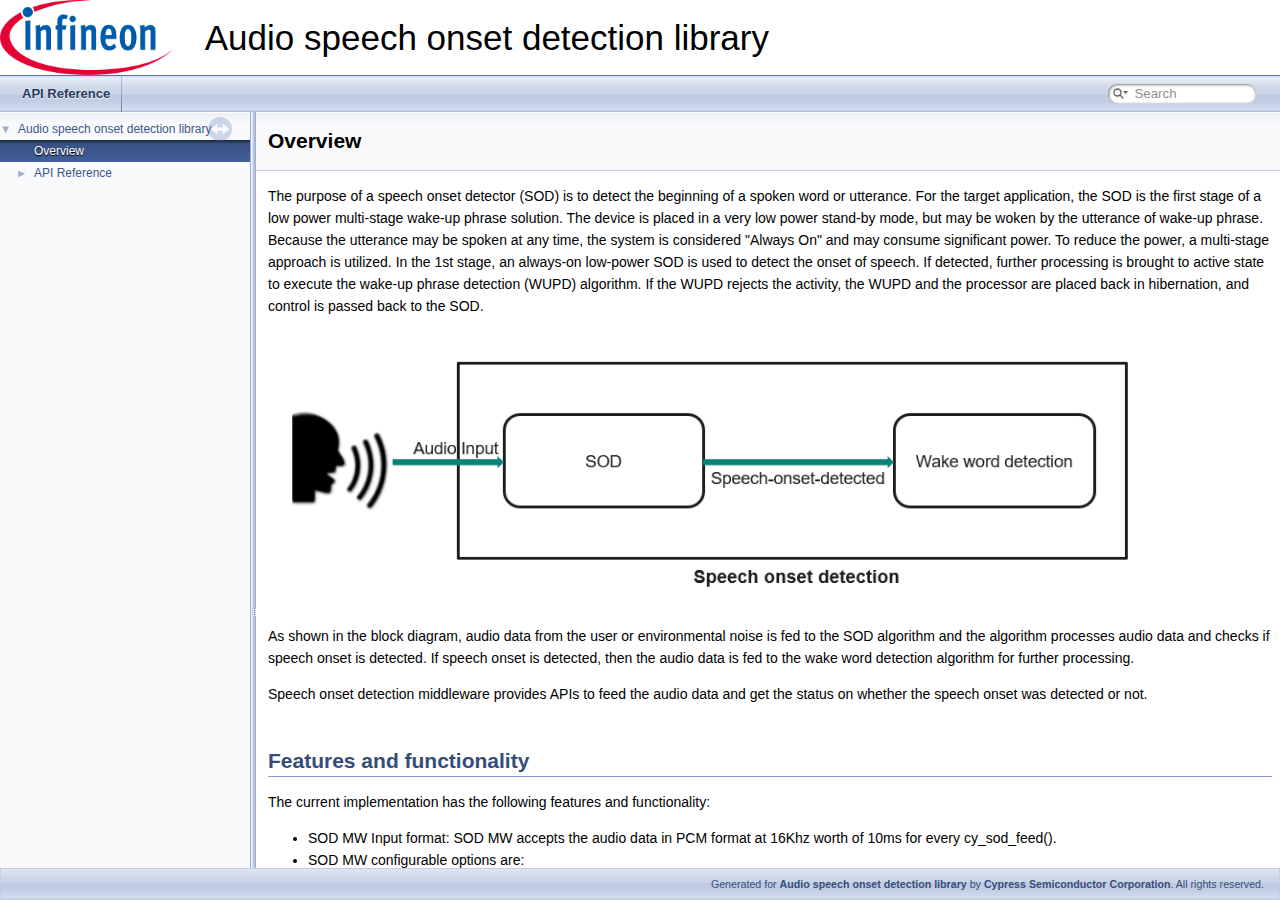
<file: docs/api_reference_manual/html/index.html>
<!-- HTML header for doxygen 1.8.13-->
<!DOCTYPE html PUBLIC "-//W3C//DTD XHTML 1.0 Transitional//EN" "http://www.w3.org/TR/xhtml1/DTD/xhtml1-transitional.dtd">
<html xmlns="http://www.w3.org/1999/xhtml">
<head>
<meta http-equiv="Content-Type" content="text/xhtml;charset=UTF-8"/>
<meta http-equiv="X-UA-Compatible" content="IE=9"/>
<meta name="generator" content="Doxygen 1.9.2"/>
<meta name="viewport" content="width=device-width, initial-scale=1"/>
<title>Audio speech onset detection library: Overview</title>
<link href="tabs.css" rel="stylesheet" type="text/css"/>
<script type="text/javascript" src="jquery.js"></script>
<script type="text/javascript" src="dynsections.js"></script>
<link href="navtree.css" rel="stylesheet" type="text/css"/>
<script type="text/javascript" src="resize.js"></script>
<script type="text/javascript" src="navtreedata.js"></script>
<script type="text/javascript" src="navtree.js"></script>
<link href="search/search.css" rel="stylesheet" type="text/css"/>
<script type="text/javascript" src="search/searchdata.js"></script>
<script type="text/javascript" src="search/search.js"></script>
<link href="doxygen_style.css" rel="stylesheet" type="text/css" />
</head>
<body>
<div id="top"><!-- do not remove this div, it is closed by doxygen! -->
<div id="titlearea">
<table cellspacing="0" cellpadding="0">
 <tbody>
 <tr style="height: 56px;">
  <td id="projectlogo"><a href="http://www.cypress.com/"><img alt="Logo" src="logo.png"/></a></td>
  <td id="projectalign" style="padding-left: 0.5em;">
   <div id="projectname">Audio speech onset detection library</div>
  </td>
 </tr>
 </tbody>
</table>
</div>
<!-- end header part -->
<!-- Generated by Doxygen 1.9.2 -->
<script type="text/javascript">
/* @license magnet:?xt=urn:btih:d3d9a9a6595521f9666a5e94cc830dab83b65699&amp;dn=expat.txt MIT */
var searchBox = new SearchBox("searchBox", "search",'Search','.html');
/* @license-end */
</script>
<script type="text/javascript" src="menudata.js"></script>
<script type="text/javascript" src="menu.js"></script>
<script type="text/javascript">
/* @license magnet:?xt=urn:btih:d3d9a9a6595521f9666a5e94cc830dab83b65699&amp;dn=expat.txt MIT */
$(function() {
  initMenu('',true,false,'search.php','Search');
  $(document).ready(function() { init_search(); });
});
/* @license-end */
</script>
<div id="main-nav"></div>
</div><!-- top -->
<div id="side-nav" class="ui-resizable side-nav-resizable">
  <div id="nav-tree">
    <div id="nav-tree-contents">
      <div id="nav-sync" class="sync"></div>
    </div>
  </div>
  <div id="splitbar" style="-moz-user-select:none;" 
       class="ui-resizable-handle">
  </div>
</div>
<script type="text/javascript">
/* @license magnet:?xt=urn:btih:d3d9a9a6595521f9666a5e94cc830dab83b65699&amp;dn=expat.txt MIT */
$(document).ready(function(){initNavTree('index.html',''); initResizable(); });
/* @license-end */
</script>
<div id="doc-content">
<!-- window showing the filter options -->
<div id="MSearchSelectWindow"
     onmouseover="return searchBox.OnSearchSelectShow()"
     onmouseout="return searchBox.OnSearchSelectHide()"
     onkeydown="return searchBox.OnSearchSelectKey(event)">
</div>

<!-- iframe showing the search results (closed by default) -->
<div id="MSearchResultsWindow">
<iframe src="javascript:void(0)" frameborder="0" 
        name="MSearchResults" id="MSearchResults">
</iframe>
</div>

<div><div class="header">
  <div class="headertitle"><div class="title">Overview </div></div>
</div><!--header-->
<div class="contents">
<div class="textblock"><p >The purpose of a speech onset detector (SOD) is to detect the beginning of a spoken word or utterance. For the target application, the SOD is the first stage of a low power multi-stage wake-up phrase solution. The device is placed in a very low power stand-by mode, but may be woken by the utterance of wake-up phrase. Because the utterance may be spoken at any time, the system is considered "Always On" and may consume significant power. To reduce the power, a multi-stage approach is utilized. In the 1st stage, an always-on low-power SOD is used to detect the onset of speech. If detected, further processing is brought to active state to execute the wake-up phrase detection (WUPD) algorithm. If the WUPD rejects the activity, the WUPD and the processor are placed back in hibernation, and control is passed back to the SOD.</p>
<p ><img src="sod_diagram.png" alt="" width="900cm" height="280cm" class="inline" title="Audio front end"/></p>
<p >As shown in the block diagram, audio data from the user or environmental noise is fed to the SOD algorithm and the algorithm processes audio data and checks if speech onset is detected. If speech onset is detected, then the audio data is fed to the wake word detection algorithm for further processing.</p>
<p >Speech onset detection middleware provides APIs to feed the audio data and get the status on whether the speech onset was detected or not.</p>
<h1><a class="anchor" id="section_features"></a>
Features and functionality</h1>
<p >The current implementation has the following features and functionality:</p><ul>
<li>SOD MW Input format: SOD MW accepts the audio data in PCM format at 16Khz worth of 10ms for every cy_sod_feed().</li>
<li>SOD MW configurable options are:<ul>
<li>OnsetGap</li>
<li>Sensitivity</li>
</ul>
</li>
<li><b>OnsetGap</b>: Generally, a talker will pause momentarily before addressing a person or in this case, a device. The pause is approximately in the range of 200-500 ms in conversational speech. This compares with the time between words in conversation speech of 0-100ms. If the application is attempting to detect a wake-word, then a pause of at least 200ms is likely. Detecting a keyword in conversational speech would require essentially no pause at all; therefore, it needs full time monitoring; thus unlikely to use an SOD. For the wake-word detection application, having a pause has the advantage of disengaging the wake-word detection during conversational speech and relying on the low complexity SOD to detect an appropriate pause.</li>
<li><b>Sensitivity</b>: The performance of the SOD can be characterized by its detection rate and false positive rate. Their relationship is captured in the receiver operating characteristic curve (ROC) and studied. A depiction of the ROC depicts that, as the SNR decreases (increasing noise relative to the speech signal), the false positive rate increases for a given detection rate. In order to control the operating point of the SOD, and hence the trade-off between detection rate and false positive rate is defined as sensitivity. The sensitivity is controlled by modifying the thresholds for detection.</li>
</ul>
<h1><a class="anchor" id="section_prerequisite"></a>
Prerequisite</h1>
<p >Please refer to <b>README.md</b> for quick start on platforms</p>
<h1><a class="anchor" id="section_code_snippet"></a>
Code snippets</h1>
<h2><a class="anchor" id="snip1"></a>
Code Snippet 1: Initialize SOD middleware</h2>
<p >This code snippet demonstrates how to initialize speech onset detection middleware with configuration </p><div class="fragment"><div class="line"><span class="preprocessor">#define SOD_SENSITIVITY  (16384)</span></div>
<div class="line">cy_rslt_t snippet_sod_init(<span class="keywordtype">void</span>)</div>
<div class="line">{</div>
<div class="line">    cy_rslt_t ret_val = CY_RSLT_SUCCESS;</div>
<div class="line">    <a class="code hl_struct" href="structcy__sod__config__params.html">cy_sod_config_params</a> sod_config_params = {0};</div>
<div class="line">    <span class="keywordtype">void</span> *app_sod_handle = NULL;</div>
<div class="line"> </div>
<div class="line">    memset(&amp;sod_config_params, 0, <span class="keyword">sizeof</span>(<a class="code hl_struct" href="structcy__sod__config__params.html">cy_sod_config_params</a>));</div>
<div class="line"> </div>
<div class="line">    sod_config_params.<a class="code hl_variable" href="structcy__sod__config__params.html#ab91a98fcc3f8f836a99223ea36ddc7ab">sensitivity</a> = SOD_SENSITIVITY;</div>
<div class="line">    sod_config_params.<a class="code hl_variable" href="structcy__sod__config__params.html#a74897f0c20ebf170e33f9fc9233e9191">onset_gap_setting_ms</a> = <a class="code hl_define" href="group__group__sod__macros.html#ga166a13427a6dbb3801afa3fd8f238864">CY_SOD_ONSET_GAP_SETTING_400_MS</a>;</div>
<div class="line"> </div>
<div class="line">    ret_val = <a class="code hl_function" href="group__group__sod__functions.html#ga0afd05b75e6221919d1ba78adf490625">cy_sod_init</a>(&amp;sod_config_params, &amp;app_sod_handle);</div>
<div class="line">    <span class="keywordflow">if</span>(ret_val != CY_RSLT_SUCCESS)</div>
<div class="line">    {</div>
<div class="line">        printf(<span class="stringliteral">&quot;Failed to initialize SOD component \r\n&quot;</span>);</div>
<div class="line">    }</div>
<div class="line">    <span class="keywordflow">else</span></div>
<div class="line">    {</div>
<div class="line">        printf(<span class="stringliteral">&quot;SOD init success \r\n&quot;</span>);</div>
<div class="line">    }</div>
<div class="line"> </div>
<div class="line">    <span class="keywordflow">return</span> ret_val;</div>
<div class="line">}</div>
<div class="ttc" id="agroup__group__sod__functions_html_ga0afd05b75e6221919d1ba78adf490625"><div class="ttname"><a href="group__group__sod__functions.html#ga0afd05b75e6221919d1ba78adf490625">cy_sod_init</a></div><div class="ttdeci">cy_rslt_t cy_sod_init(cy_sod_config_params *config_params, cy_sod_t *handle)</div><div class="ttdoc">Initializes the SOD MW.</div></div>
<div class="ttc" id="agroup__group__sod__macros_html_ga166a13427a6dbb3801afa3fd8f238864"><div class="ttname"><a href="group__group__sod__macros.html#ga166a13427a6dbb3801afa3fd8f238864">CY_SOD_ONSET_GAP_SETTING_400_MS</a></div><div class="ttdeci">#define CY_SOD_ONSET_GAP_SETTING_400_MS</div><div class="ttdoc">Speech onset gap of 400ms.</div><div class="ttdef"><b>Definition:</b> cy_sod.h:66</div></div>
<div class="ttc" id="astructcy__sod__config__params_html"><div class="ttname"><a href="structcy__sod__config__params.html">cy_sod_config_params</a></div><div class="ttdoc">SOD configuration parameters.</div><div class="ttdef"><b>Definition:</b> cy_sod.h:150</div></div>
<div class="ttc" id="astructcy__sod__config__params_html_a74897f0c20ebf170e33f9fc9233e9191"><div class="ttname"><a href="structcy__sod__config__params.html#a74897f0c20ebf170e33f9fc9233e9191">cy_sod_config_params::onset_gap_setting_ms</a></div><div class="ttdeci">int onset_gap_setting_ms</div><div class="ttdoc">Onset gap settings.</div><div class="ttdef"><b>Definition:</b> cy_sod.h:176</div></div>
<div class="ttc" id="astructcy__sod__config__params_html_ab91a98fcc3f8f836a99223ea36ddc7ab"><div class="ttname"><a href="structcy__sod__config__params.html#ab91a98fcc3f8f836a99223ea36ddc7ab">cy_sod_config_params::sensitivity</a></div><div class="ttdeci">int sensitivity</div><div class="ttdoc">Sensitivity, The detection sensitivity (0- 32767) 0 = least sensitive 32767 (MAX_SOD_SENSITIVITY) = m...</div><div class="ttdef"><b>Definition:</b> cy_sod.h:157</div></div>
</div><!-- fragment --><h2><a class="anchor" id="snip2"></a>
Code Snippet 2: SOD initialization &amp; audio processing</h2>
<p >This code snippet demonstrates how to initialize SOD middleware and feed audio data </p><div class="fragment"><div class="line"> </div>
<div class="line"><span class="keywordtype">void</span> snippet_sod_process()</div>
<div class="line">{</div>
<div class="line">    cy_rslt_t ret_val = CY_RSLT_SUCCESS;</div>
<div class="line">    <a class="code hl_struct" href="structcy__sod__config__params.html">cy_sod_config_params</a> sod_config_params = {0};</div>
<div class="line">    <span class="keywordtype">void</span> *sod_handle = NULL;</div>
<div class="line">    <a class="code hl_enumeration" href="group__group__sod__enums.html#ga9745b238aa30c6833610e8b597d05f62">cy_sod_status_t</a> sod_status = <a class="code hl_enumvalue" href="group__group__sod__enums.html#gga9745b238aa30c6833610e8b597d05f62a2d76333457d29ebc7de5834ef248754a">CY_SOD_STATUS_INVALID</a>;</div>
<div class="line">    int16_t* input_audio = NULL;</div>
<div class="line"> </div>
<div class="line">    memset(&amp;sod_config_params, 0, <span class="keyword">sizeof</span>(<a class="code hl_struct" href="structcy__sod__config__params.html">cy_sod_config_params</a>));</div>
<div class="line"> </div>
<div class="line">    sod_config_params.<a class="code hl_variable" href="structcy__sod__config__params.html#ab91a98fcc3f8f836a99223ea36ddc7ab">sensitivity</a> = SOD_SENSITIVITY;</div>
<div class="line">    sod_config_params.<a class="code hl_variable" href="structcy__sod__config__params.html#a74897f0c20ebf170e33f9fc9233e9191">onset_gap_setting_ms</a> = <a class="code hl_define" href="group__group__sod__macros.html#ga166a13427a6dbb3801afa3fd8f238864">CY_SOD_ONSET_GAP_SETTING_400_MS</a>;</div>
<div class="line"> </div>
<div class="line">    ret_val = <a class="code hl_function" href="group__group__sod__functions.html#ga0afd05b75e6221919d1ba78adf490625">cy_sod_init</a>(&amp;sod_config_params, &amp;sod_handle);</div>
<div class="line">    <span class="keywordflow">if</span>(ret_val != CY_RSLT_SUCCESS)</div>
<div class="line">    {</div>
<div class="line">        printf(<span class="stringliteral">&quot;Failed to initialize SOD component \r\n&quot;</span>);</div>
<div class="line">    }</div>
<div class="line">    <span class="keywordflow">else</span></div>
<div class="line">    {</div>
<div class="line">        printf(<span class="stringliteral">&quot;SOD init success \r\n&quot;</span>);</div>
<div class="line">    }</div>
<div class="line"> </div>
<div class="line">    <span class="comment">/* Receive data from PDM microphone */</span></div>
<div class="line"> </div>
<div class="line">    <a class="code hl_function" href="group__group__sod__functions.html#ga229dca827a628ecc3810bad5cfbc3f66">cy_sod_process</a>(sod_handle, <span class="keyword">true</span>, (int16_t *)input_audio, &amp;sod_status);</div>
<div class="line">    <span class="keywordflow">if</span> (<a class="code hl_enumvalue" href="group__group__sod__enums.html#gga9745b238aa30c6833610e8b597d05f62a5ccb72e2b6be784483bf8d5b8435ad79">CY_SOD_STATUS_DETECTED</a> == sod_status)</div>
<div class="line">    {</div>
<div class="line">        printf(<span class="stringliteral">&quot;SOD detected \r\n&quot;</span>);</div>
<div class="line">    }</div>
<div class="line">}</div>
<div class="ttc" id="agroup__group__sod__enums_html_ga9745b238aa30c6833610e8b597d05f62"><div class="ttname"><a href="group__group__sod__enums.html#ga9745b238aa30c6833610e8b597d05f62">cy_sod_status_t</a></div><div class="ttdeci">cy_sod_status_t</div><div class="ttdoc">SOD detection status.</div><div class="ttdef"><b>Definition:</b> cy_sod.h:102</div></div>
<div class="ttc" id="agroup__group__sod__enums_html_gga9745b238aa30c6833610e8b597d05f62a2d76333457d29ebc7de5834ef248754a"><div class="ttname"><a href="group__group__sod__enums.html#gga9745b238aa30c6833610e8b597d05f62a2d76333457d29ebc7de5834ef248754a">CY_SOD_STATUS_INVALID</a></div><div class="ttdeci">@ CY_SOD_STATUS_INVALID</div><div class="ttdoc">Speech detection status is invalid.</div><div class="ttdef"><b>Definition:</b> cy_sod.h:106</div></div>
<div class="ttc" id="agroup__group__sod__enums_html_gga9745b238aa30c6833610e8b597d05f62a5ccb72e2b6be784483bf8d5b8435ad79"><div class="ttname"><a href="group__group__sod__enums.html#gga9745b238aa30c6833610e8b597d05f62a5ccb72e2b6be784483bf8d5b8435ad79">CY_SOD_STATUS_DETECTED</a></div><div class="ttdeci">@ CY_SOD_STATUS_DETECTED</div><div class="ttdoc">Speech onset is detected.</div><div class="ttdef"><b>Definition:</b> cy_sod.h:113</div></div>
<div class="ttc" id="agroup__group__sod__functions_html_ga229dca827a628ecc3810bad5cfbc3f66"><div class="ttname"><a href="group__group__sod__functions.html#ga229dca827a628ecc3810bad5cfbc3f66">cy_sod_process</a></div><div class="ttdeci">cy_rslt_t cy_sod_process(cy_sod_t handle, bool sod_check_trigger, int16_t *data, cy_sod_status_t *sod_status)</div><div class="ttdoc">Process the audio data and detect the speech onset on the data.</div></div>
</div><!-- fragment --> </div></div><!-- PageDoc -->
</div><!-- contents -->
</div><!-- doc-content -->
<!-- start footer part -->
<div id="nav-path" class="navpath">
    <ul>
        <li class="footer">
            Generated for <b>Audio speech onset detection library</b> by <b>Cypress Semiconductor Corporation</b>.
            All rights reserved.
        </li>
    </ul>
</div>
</body>
</html>
</file>
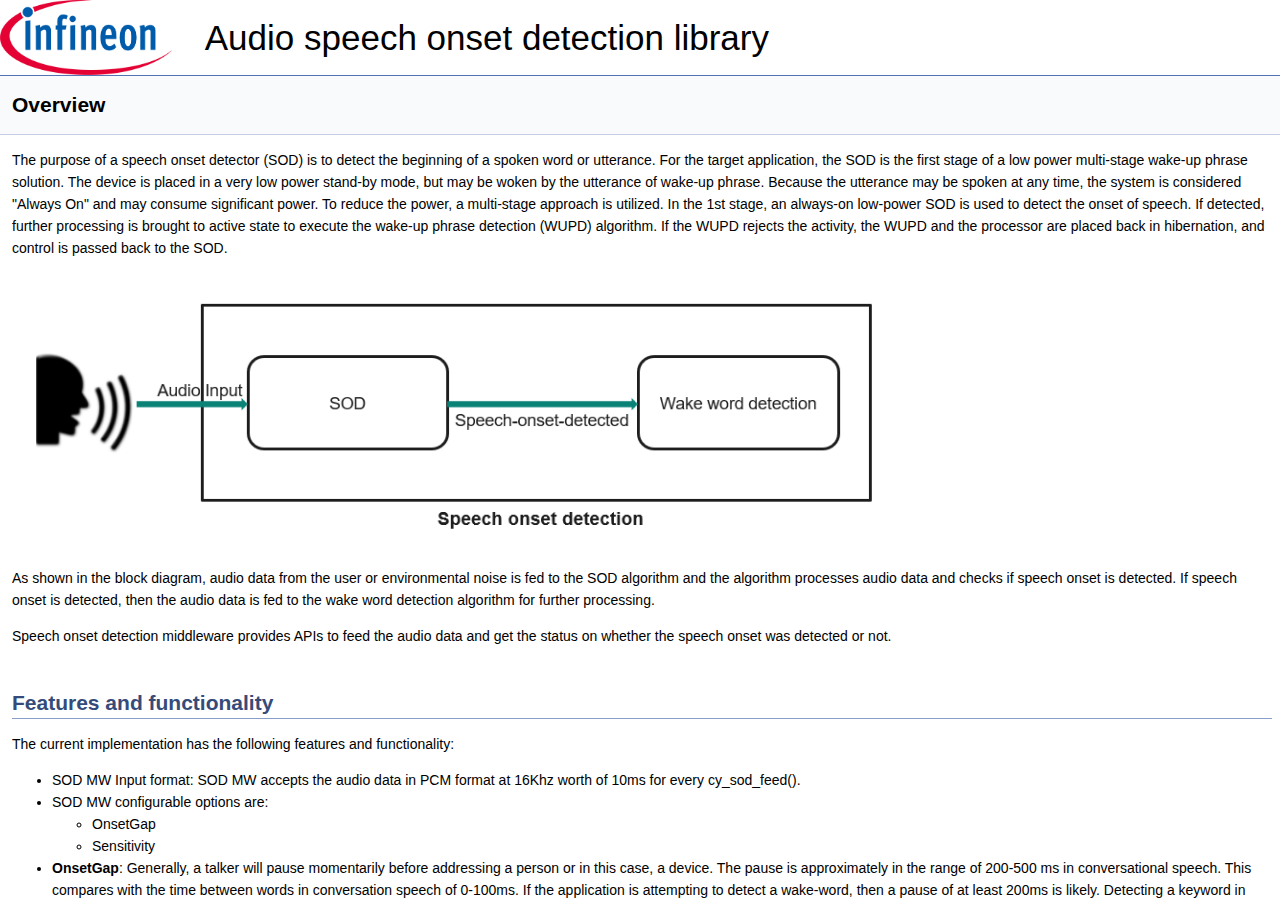
<file: docs/api_reference_manual.html>
<!DOCTYPE html PUBLIC "-//W3C//DTD XHTML 1.0 Transitional//EN" "http://www.w3.org/TR/xhtml1/DTD/xhtml1-transitional.dtd">
<html xmlns="http://www.w3.org/1999/xhtml">
<head>
<title>Redirect to API Reference Manual main page after 0 seconds</title>
<noscript>
  <meta http-equiv="refresh" content="0; URL=api_reference_manual/html/index.html">
</noscript>
<meta name="keywords" content="automatic redirection">
</head>
<body onLoad="window.location='api_reference_manual/html/index.html' " >
  <h2>
    If the automatic redirection is failing, click the following link to open <a href="api_reference_manual/html/index.html">API Reference Manual</a>.
  </h2>
</body>
</html>
</file>
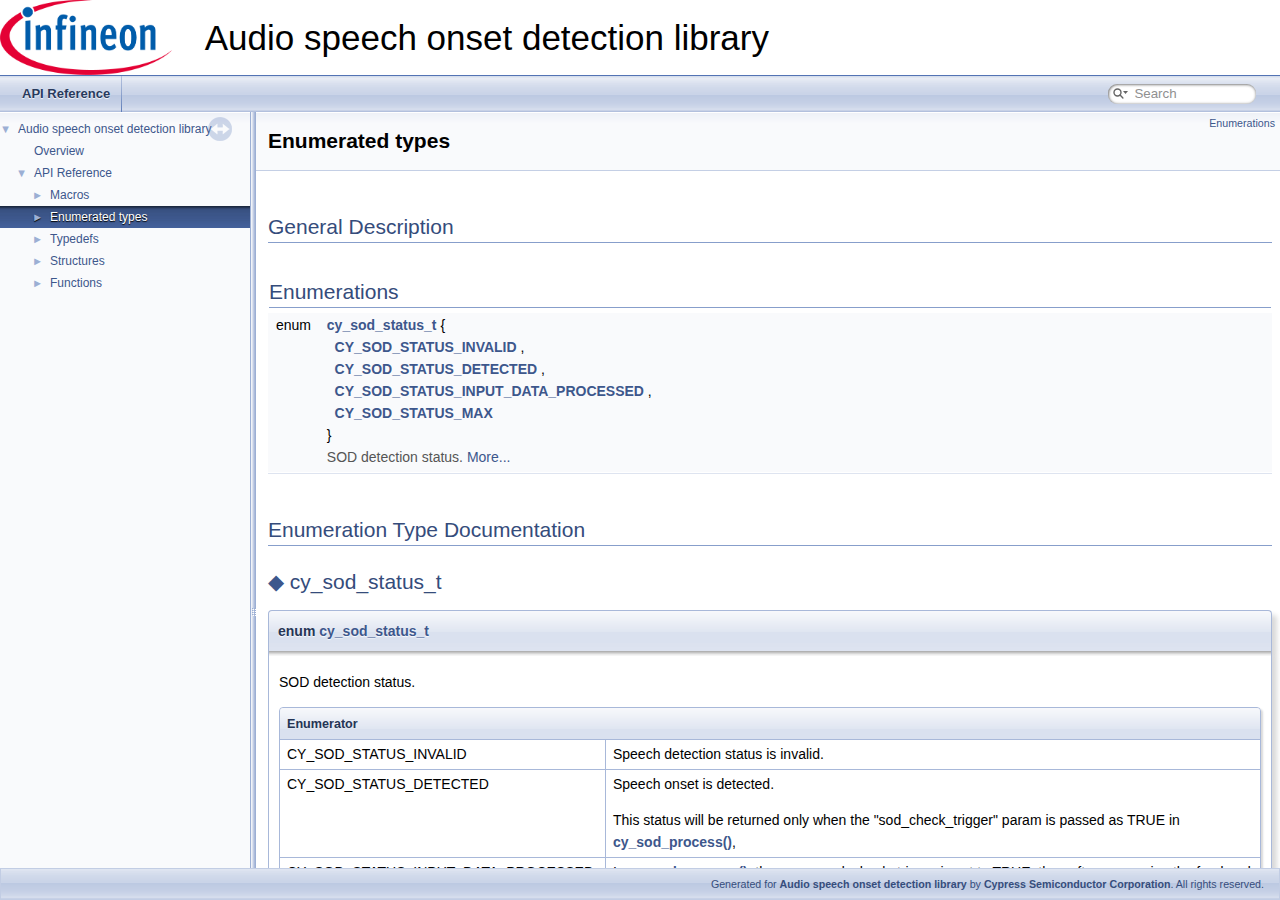
<file: docs/api_reference_manual/html/group__group__sod__enums.html>
<!-- HTML header for doxygen 1.8.13-->
<!DOCTYPE html PUBLIC "-//W3C//DTD XHTML 1.0 Transitional//EN" "http://www.w3.org/TR/xhtml1/DTD/xhtml1-transitional.dtd">
<html xmlns="http://www.w3.org/1999/xhtml">
<head>
<meta http-equiv="Content-Type" content="text/xhtml;charset=UTF-8"/>
<meta http-equiv="X-UA-Compatible" content="IE=9"/>
<meta name="generator" content="Doxygen 1.9.2"/>
<meta name="viewport" content="width=device-width, initial-scale=1"/>
<title>Audio speech onset detection library: Enumerated types</title>
<link href="tabs.css" rel="stylesheet" type="text/css"/>
<script type="text/javascript" src="jquery.js"></script>
<script type="text/javascript" src="dynsections.js"></script>
<link href="navtree.css" rel="stylesheet" type="text/css"/>
<script type="text/javascript" src="resize.js"></script>
<script type="text/javascript" src="navtreedata.js"></script>
<script type="text/javascript" src="navtree.js"></script>
<link href="search/search.css" rel="stylesheet" type="text/css"/>
<script type="text/javascript" src="search/searchdata.js"></script>
<script type="text/javascript" src="search/search.js"></script>
<link href="doxygen_style.css" rel="stylesheet" type="text/css" />
</head>
<body>
<div id="top"><!-- do not remove this div, it is closed by doxygen! -->
<div id="titlearea">
<table cellspacing="0" cellpadding="0">
 <tbody>
 <tr style="height: 56px;">
  <td id="projectlogo"><a href="http://www.cypress.com/"><img alt="Logo" src="logo.png"/></a></td>
  <td id="projectalign" style="padding-left: 0.5em;">
   <div id="projectname">Audio speech onset detection library</div>
  </td>
 </tr>
 </tbody>
</table>
</div>
<!-- end header part -->
<!-- Generated by Doxygen 1.9.2 -->
<script type="text/javascript">
/* @license magnet:?xt=urn:btih:d3d9a9a6595521f9666a5e94cc830dab83b65699&amp;dn=expat.txt MIT */
var searchBox = new SearchBox("searchBox", "search",'Search','.html');
/* @license-end */
</script>
<script type="text/javascript" src="menudata.js"></script>
<script type="text/javascript" src="menu.js"></script>
<script type="text/javascript">
/* @license magnet:?xt=urn:btih:d3d9a9a6595521f9666a5e94cc830dab83b65699&amp;dn=expat.txt MIT */
$(function() {
  initMenu('',true,false,'search.php','Search');
  $(document).ready(function() { init_search(); });
});
/* @license-end */
</script>
<div id="main-nav"></div>
</div><!-- top -->
<div id="side-nav" class="ui-resizable side-nav-resizable">
  <div id="nav-tree">
    <div id="nav-tree-contents">
      <div id="nav-sync" class="sync"></div>
    </div>
  </div>
  <div id="splitbar" style="-moz-user-select:none;" 
       class="ui-resizable-handle">
  </div>
</div>
<script type="text/javascript">
/* @license magnet:?xt=urn:btih:d3d9a9a6595521f9666a5e94cc830dab83b65699&amp;dn=expat.txt MIT */
$(document).ready(function(){initNavTree('group__group__sod__enums.html',''); initResizable(); });
/* @license-end */
</script>
<div id="doc-content">
<!-- window showing the filter options -->
<div id="MSearchSelectWindow"
     onmouseover="return searchBox.OnSearchSelectShow()"
     onmouseout="return searchBox.OnSearchSelectHide()"
     onkeydown="return searchBox.OnSearchSelectKey(event)">
</div>

<!-- iframe showing the search results (closed by default) -->
<div id="MSearchResultsWindow">
<iframe src="javascript:void(0)" frameborder="0" 
        name="MSearchResults" id="MSearchResults">
</iframe>
</div>

<div class="header">
  <div class="summary">
<a href="#enum-members">Enumerations</a>  </div>
  <div class="headertitle"><div class="title">Enumerated types</div></div>
</div><!--header-->
<div class="contents">
<a name="details" id="details"></a><h2 class="groupheader">General Description</h2>
<table class="memberdecls">
<tr class="heading"><td colspan="2"><h2 class="groupheader"><a id="enum-members" name="enum-members"></a>
Enumerations</h2></td></tr>
<tr class="memitem:ga9745b238aa30c6833610e8b597d05f62"><td class="memItemLeft" align="right" valign="top">enum &#160;</td><td class="memItemRight" valign="bottom"><a class="el" href="group__group__sod__enums.html#ga9745b238aa30c6833610e8b597d05f62">cy_sod_status_t</a> { <br />
&#160;&#160;<a class="el" href="group__group__sod__enums.html#gga9745b238aa30c6833610e8b597d05f62a2d76333457d29ebc7de5834ef248754a">CY_SOD_STATUS_INVALID</a>
, <br />
&#160;&#160;<a class="el" href="group__group__sod__enums.html#gga9745b238aa30c6833610e8b597d05f62a5ccb72e2b6be784483bf8d5b8435ad79">CY_SOD_STATUS_DETECTED</a>
, <br />
&#160;&#160;<a class="el" href="group__group__sod__enums.html#gga9745b238aa30c6833610e8b597d05f62a24a30b7f81605a668a839904f1a5a2f3">CY_SOD_STATUS_INPUT_DATA_PROCESSED</a>
, <br />
&#160;&#160;<a class="el" href="group__group__sod__enums.html#gga9745b238aa30c6833610e8b597d05f62aae4ffbbd91c6915bc2664405bb03549a">CY_SOD_STATUS_MAX</a>
<br />
 }</td></tr>
<tr class="memdesc:ga9745b238aa30c6833610e8b597d05f62"><td class="mdescLeft">&#160;</td><td class="mdescRight">SOD detection status.  <a href="group__group__sod__enums.html#ga9745b238aa30c6833610e8b597d05f62">More...</a><br /></td></tr>
<tr class="separator:ga9745b238aa30c6833610e8b597d05f62"><td class="memSeparator" colspan="2">&#160;</td></tr>
</table>
<h2 class="groupheader">Enumeration Type Documentation</h2>
<a id="ga9745b238aa30c6833610e8b597d05f62" name="ga9745b238aa30c6833610e8b597d05f62"></a>
<h2 class="memtitle"><span class="permalink"><a href="#ga9745b238aa30c6833610e8b597d05f62">&#9670;&nbsp;</a></span>cy_sod_status_t</h2>

<div class="memitem">
<div class="memproto">
      <table class="memname">
        <tr>
          <td class="memname">enum <a class="el" href="group__group__sod__enums.html#ga9745b238aa30c6833610e8b597d05f62">cy_sod_status_t</a></td>
        </tr>
      </table>
</div><div class="memdoc">

<p>SOD detection status. </p>
<table class="fieldtable">
<tr><th colspan="2">Enumerator</th></tr><tr><td class="fieldname"><a id="gga9745b238aa30c6833610e8b597d05f62a2d76333457d29ebc7de5834ef248754a" name="gga9745b238aa30c6833610e8b597d05f62a2d76333457d29ebc7de5834ef248754a"></a>CY_SOD_STATUS_INVALID&#160;</td><td class="fielddoc"><p >Speech detection status is invalid. </p>
</td></tr>
<tr><td class="fieldname"><a id="gga9745b238aa30c6833610e8b597d05f62a5ccb72e2b6be784483bf8d5b8435ad79" name="gga9745b238aa30c6833610e8b597d05f62a5ccb72e2b6be784483bf8d5b8435ad79"></a>CY_SOD_STATUS_DETECTED&#160;</td><td class="fielddoc"><p >Speech onset is detected. </p>
<p >This status will be returned only when the "sod_check_trigger" param is passed as TRUE in <a class="el" href="group__group__sod__functions.html#ga229dca827a628ecc3810bad5cfbc3f66" title="Process the audio data and detect the speech onset on the data.">cy_sod_process()</a>, </p>
</td></tr>
<tr><td class="fieldname"><a id="gga9745b238aa30c6833610e8b597d05f62a24a30b7f81605a668a839904f1a5a2f3" name="gga9745b238aa30c6833610e8b597d05f62a24a30b7f81605a668a839904f1a5a2f3"></a>CY_SOD_STATUS_INPUT_DATA_PROCESSED&#160;</td><td class="fielddoc"><p >In <a class="el" href="group__group__sod__functions.html#ga229dca827a628ecc3810bad5cfbc3f66" title="Process the audio data and detect the speech onset on the data.">cy_sod_process()</a>, the param sod_check_trigger is set to TRUE, then after processing the feed and if the speech on-set is not detected, then cy_sod_process will return status as "CY_SOD_STATUS_INPUT_DATA_PROCESSED" to acknowledge that data is consumed by the SOD MW. </p>
<p >In <a class="el" href="group__group__sod__functions.html#ga229dca827a628ecc3810bad5cfbc3f66" title="Process the audio data and detect the speech onset on the data.">cy_sod_process()</a>, the param sod_check_trigger is set to FALSE, then cy_sod_process will always return "CY_SOD_STATUS_INPUT_DATA_PROCESSED". It helps the SOD to maintain the status in the buffer without any discontinuity in the input feed. </p>
</td></tr>
<tr><td class="fieldname"><a id="gga9745b238aa30c6833610e8b597d05f62aae4ffbbd91c6915bc2664405bb03549a" name="gga9745b238aa30c6833610e8b597d05f62aae4ffbbd91c6915bc2664405bb03549a"></a>CY_SOD_STATUS_MAX&#160;</td><td class="fielddoc"><p >Speech detection status is maximum (invalid). </p>
</td></tr>
</table>

</div>
</div>
</div><!-- contents -->
</div><!-- doc-content -->
<!-- start footer part -->
<div id="nav-path" class="navpath">
    <ul>
        <li class="footer">
            Generated for <b>Audio speech onset detection library</b> by <b>Cypress Semiconductor Corporation</b>.
            All rights reserved.
        </li>
    </ul>
</div>
</body>
</html>
</file>
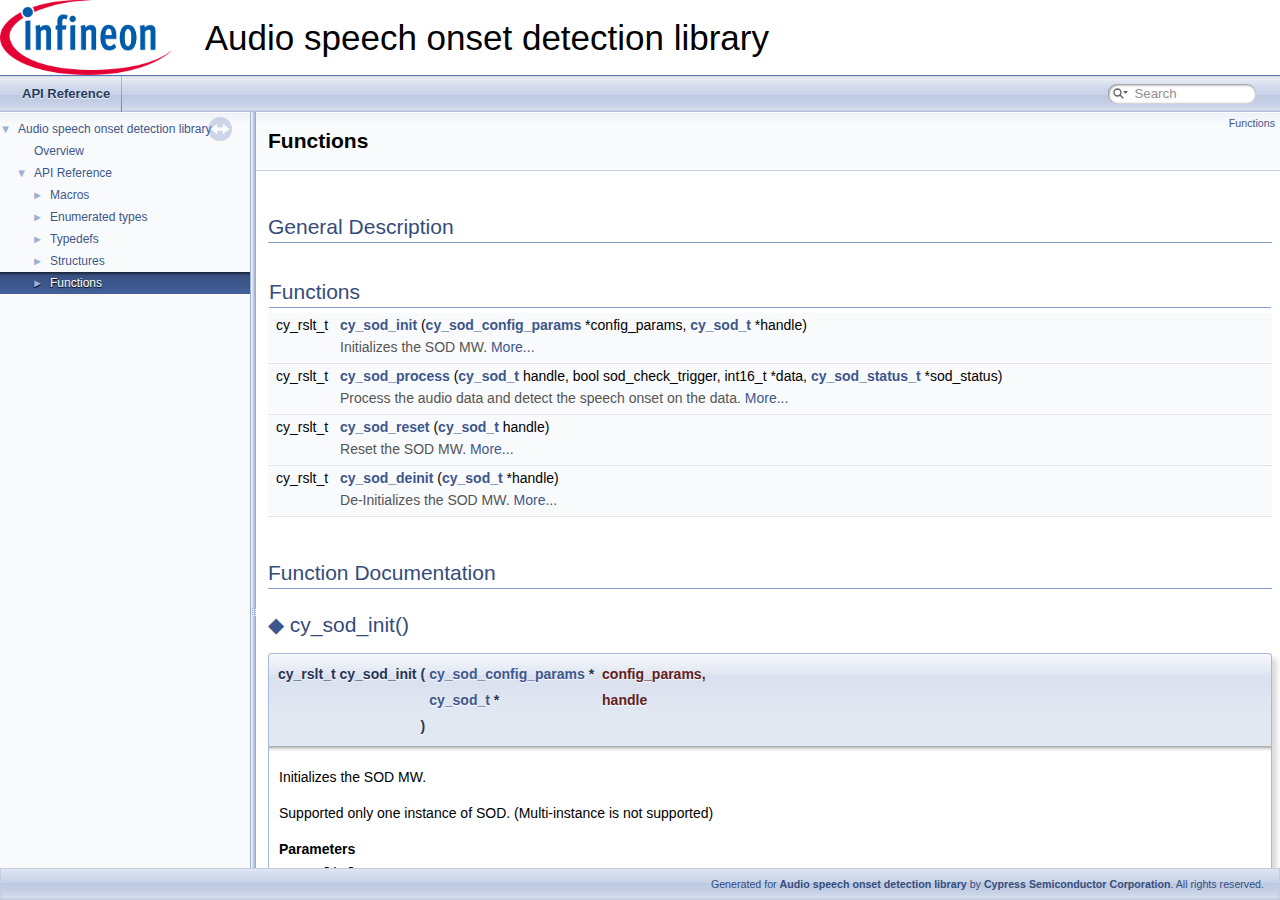
<file: docs/api_reference_manual/html/group__group__sod__functions.html>
<!-- HTML header for doxygen 1.8.13-->
<!DOCTYPE html PUBLIC "-//W3C//DTD XHTML 1.0 Transitional//EN" "http://www.w3.org/TR/xhtml1/DTD/xhtml1-transitional.dtd">
<html xmlns="http://www.w3.org/1999/xhtml">
<head>
<meta http-equiv="Content-Type" content="text/xhtml;charset=UTF-8"/>
<meta http-equiv="X-UA-Compatible" content="IE=9"/>
<meta name="generator" content="Doxygen 1.9.2"/>
<meta name="viewport" content="width=device-width, initial-scale=1"/>
<title>Audio speech onset detection library: Functions</title>
<link href="tabs.css" rel="stylesheet" type="text/css"/>
<script type="text/javascript" src="jquery.js"></script>
<script type="text/javascript" src="dynsections.js"></script>
<link href="navtree.css" rel="stylesheet" type="text/css"/>
<script type="text/javascript" src="resize.js"></script>
<script type="text/javascript" src="navtreedata.js"></script>
<script type="text/javascript" src="navtree.js"></script>
<link href="search/search.css" rel="stylesheet" type="text/css"/>
<script type="text/javascript" src="search/searchdata.js"></script>
<script type="text/javascript" src="search/search.js"></script>
<link href="doxygen_style.css" rel="stylesheet" type="text/css" />
</head>
<body>
<div id="top"><!-- do not remove this div, it is closed by doxygen! -->
<div id="titlearea">
<table cellspacing="0" cellpadding="0">
 <tbody>
 <tr style="height: 56px;">
  <td id="projectlogo"><a href="http://www.cypress.com/"><img alt="Logo" src="logo.png"/></a></td>
  <td id="projectalign" style="padding-left: 0.5em;">
   <div id="projectname">Audio speech onset detection library</div>
  </td>
 </tr>
 </tbody>
</table>
</div>
<!-- end header part -->
<!-- Generated by Doxygen 1.9.2 -->
<script type="text/javascript">
/* @license magnet:?xt=urn:btih:d3d9a9a6595521f9666a5e94cc830dab83b65699&amp;dn=expat.txt MIT */
var searchBox = new SearchBox("searchBox", "search",'Search','.html');
/* @license-end */
</script>
<script type="text/javascript" src="menudata.js"></script>
<script type="text/javascript" src="menu.js"></script>
<script type="text/javascript">
/* @license magnet:?xt=urn:btih:d3d9a9a6595521f9666a5e94cc830dab83b65699&amp;dn=expat.txt MIT */
$(function() {
  initMenu('',true,false,'search.php','Search');
  $(document).ready(function() { init_search(); });
});
/* @license-end */
</script>
<div id="main-nav"></div>
</div><!-- top -->
<div id="side-nav" class="ui-resizable side-nav-resizable">
  <div id="nav-tree">
    <div id="nav-tree-contents">
      <div id="nav-sync" class="sync"></div>
    </div>
  </div>
  <div id="splitbar" style="-moz-user-select:none;" 
       class="ui-resizable-handle">
  </div>
</div>
<script type="text/javascript">
/* @license magnet:?xt=urn:btih:d3d9a9a6595521f9666a5e94cc830dab83b65699&amp;dn=expat.txt MIT */
$(document).ready(function(){initNavTree('group__group__sod__functions.html',''); initResizable(); });
/* @license-end */
</script>
<div id="doc-content">
<!-- window showing the filter options -->
<div id="MSearchSelectWindow"
     onmouseover="return searchBox.OnSearchSelectShow()"
     onmouseout="return searchBox.OnSearchSelectHide()"
     onkeydown="return searchBox.OnSearchSelectKey(event)">
</div>

<!-- iframe showing the search results (closed by default) -->
<div id="MSearchResultsWindow">
<iframe src="javascript:void(0)" frameborder="0" 
        name="MSearchResults" id="MSearchResults">
</iframe>
</div>

<div class="header">
  <div class="summary">
<a href="#func-members">Functions</a>  </div>
  <div class="headertitle"><div class="title">Functions</div></div>
</div><!--header-->
<div class="contents">
<a name="details" id="details"></a><h2 class="groupheader">General Description</h2>
<table class="memberdecls">
<tr class="heading"><td colspan="2"><h2 class="groupheader"><a id="func-members" name="func-members"></a>
Functions</h2></td></tr>
<tr class="memitem:ga0afd05b75e6221919d1ba78adf490625"><td class="memItemLeft" align="right" valign="top">cy_rslt_t&#160;</td><td class="memItemRight" valign="bottom"><a class="el" href="group__group__sod__functions.html#ga0afd05b75e6221919d1ba78adf490625">cy_sod_init</a> (<a class="el" href="structcy__sod__config__params.html">cy_sod_config_params</a> *config_params, <a class="el" href="group__group__sod__typedefs.html#ga0493561a215ed186511d9d119e6f8d65">cy_sod_t</a> *handle)</td></tr>
<tr class="memdesc:ga0afd05b75e6221919d1ba78adf490625"><td class="mdescLeft">&#160;</td><td class="mdescRight">Initializes the SOD MW.  <a href="group__group__sod__functions.html#ga0afd05b75e6221919d1ba78adf490625">More...</a><br /></td></tr>
<tr class="separator:ga0afd05b75e6221919d1ba78adf490625"><td class="memSeparator" colspan="2">&#160;</td></tr>
<tr class="memitem:ga229dca827a628ecc3810bad5cfbc3f66"><td class="memItemLeft" align="right" valign="top">cy_rslt_t&#160;</td><td class="memItemRight" valign="bottom"><a class="el" href="group__group__sod__functions.html#ga229dca827a628ecc3810bad5cfbc3f66">cy_sod_process</a> (<a class="el" href="group__group__sod__typedefs.html#ga0493561a215ed186511d9d119e6f8d65">cy_sod_t</a> handle, bool sod_check_trigger, int16_t *data, <a class="el" href="group__group__sod__enums.html#ga9745b238aa30c6833610e8b597d05f62">cy_sod_status_t</a> *sod_status)</td></tr>
<tr class="memdesc:ga229dca827a628ecc3810bad5cfbc3f66"><td class="mdescLeft">&#160;</td><td class="mdescRight">Process the audio data and detect the speech onset on the data.  <a href="group__group__sod__functions.html#ga229dca827a628ecc3810bad5cfbc3f66">More...</a><br /></td></tr>
<tr class="separator:ga229dca827a628ecc3810bad5cfbc3f66"><td class="memSeparator" colspan="2">&#160;</td></tr>
<tr class="memitem:gaf6233194810110aa93e15336517e0ab3"><td class="memItemLeft" align="right" valign="top">cy_rslt_t&#160;</td><td class="memItemRight" valign="bottom"><a class="el" href="group__group__sod__functions.html#gaf6233194810110aa93e15336517e0ab3">cy_sod_reset</a> (<a class="el" href="group__group__sod__typedefs.html#ga0493561a215ed186511d9d119e6f8d65">cy_sod_t</a> handle)</td></tr>
<tr class="memdesc:gaf6233194810110aa93e15336517e0ab3"><td class="mdescLeft">&#160;</td><td class="mdescRight">Reset the SOD MW.  <a href="group__group__sod__functions.html#gaf6233194810110aa93e15336517e0ab3">More...</a><br /></td></tr>
<tr class="separator:gaf6233194810110aa93e15336517e0ab3"><td class="memSeparator" colspan="2">&#160;</td></tr>
<tr class="memitem:ga7c18d80946f29e06303adf108a828b61"><td class="memItemLeft" align="right" valign="top">cy_rslt_t&#160;</td><td class="memItemRight" valign="bottom"><a class="el" href="group__group__sod__functions.html#ga7c18d80946f29e06303adf108a828b61">cy_sod_deinit</a> (<a class="el" href="group__group__sod__typedefs.html#ga0493561a215ed186511d9d119e6f8d65">cy_sod_t</a> *handle)</td></tr>
<tr class="memdesc:ga7c18d80946f29e06303adf108a828b61"><td class="mdescLeft">&#160;</td><td class="mdescRight">De-Initializes the SOD MW.  <a href="group__group__sod__functions.html#ga7c18d80946f29e06303adf108a828b61">More...</a><br /></td></tr>
<tr class="separator:ga7c18d80946f29e06303adf108a828b61"><td class="memSeparator" colspan="2">&#160;</td></tr>
</table>
<h2 class="groupheader">Function Documentation</h2>
<a id="ga0afd05b75e6221919d1ba78adf490625" name="ga0afd05b75e6221919d1ba78adf490625"></a>
<h2 class="memtitle"><span class="permalink"><a href="#ga0afd05b75e6221919d1ba78adf490625">&#9670;&nbsp;</a></span>cy_sod_init()</h2>

<div class="memitem">
<div class="memproto">
      <table class="memname">
        <tr>
          <td class="memname">cy_rslt_t cy_sod_init </td>
          <td>(</td>
          <td class="paramtype"><a class="el" href="structcy__sod__config__params.html">cy_sod_config_params</a> *&#160;</td>
          <td class="paramname"><em>config_params</em>, </td>
        </tr>
        <tr>
          <td class="paramkey"></td>
          <td></td>
          <td class="paramtype"><a class="el" href="group__group__sod__typedefs.html#ga0493561a215ed186511d9d119e6f8d65">cy_sod_t</a> *&#160;</td>
          <td class="paramname"><em>handle</em>&#160;</td>
        </tr>
        <tr>
          <td></td>
          <td>)</td>
          <td></td><td></td>
        </tr>
      </table>
</div><div class="memdoc">

<p>Initializes the SOD MW. </p>
<p >Supported only one instance of SOD. (Multi-instance is not supported)</p>
<dl class="params"><dt>Parameters</dt><dd>
  <table class="params">
    <tr><td class="paramdir">[in]</td><td class="paramname">config_params</td><td>Configuration parameters</td></tr>
    <tr><td class="paramdir">[out]</td><td class="paramname">handle</td><td>SOD handle</td></tr>
  </table>
  </dd>
</dl>
<dl class="section return"><dt>Returns</dt><dd>CY_RSLT_SUCCESS on success; an error code on failure. </dd></dl>

</div>
</div>
<a id="ga229dca827a628ecc3810bad5cfbc3f66" name="ga229dca827a628ecc3810bad5cfbc3f66"></a>
<h2 class="memtitle"><span class="permalink"><a href="#ga229dca827a628ecc3810bad5cfbc3f66">&#9670;&nbsp;</a></span>cy_sod_process()</h2>

<div class="memitem">
<div class="memproto">
      <table class="memname">
        <tr>
          <td class="memname">cy_rslt_t cy_sod_process </td>
          <td>(</td>
          <td class="paramtype"><a class="el" href="group__group__sod__typedefs.html#ga0493561a215ed186511d9d119e6f8d65">cy_sod_t</a>&#160;</td>
          <td class="paramname"><em>handle</em>, </td>
        </tr>
        <tr>
          <td class="paramkey"></td>
          <td></td>
          <td class="paramtype">bool&#160;</td>
          <td class="paramname"><em>sod_check_trigger</em>, </td>
        </tr>
        <tr>
          <td class="paramkey"></td>
          <td></td>
          <td class="paramtype">int16_t *&#160;</td>
          <td class="paramname"><em>data</em>, </td>
        </tr>
        <tr>
          <td class="paramkey"></td>
          <td></td>
          <td class="paramtype"><a class="el" href="group__group__sod__enums.html#ga9745b238aa30c6833610e8b597d05f62">cy_sod_status_t</a> *&#160;</td>
          <td class="paramname"><em>sod_status</em>&#160;</td>
        </tr>
        <tr>
          <td></td>
          <td>)</td>
          <td></td><td></td>
        </tr>
      </table>
</div><div class="memdoc">

<p>Process the audio data and detect the speech onset on the data. </p>
<dl class="params"><dt>Parameters</dt><dd>
  <table class="params">
    <tr><td class="paramdir">[in]</td><td class="paramname">handle</td><td>SOD handle</td></tr>
    <tr><td class="paramdir">[in]</td><td class="paramname">sod_check_trigger</td><td>If set to true then SOD middleware will process the audio data and return the appropriate status (cy_sod_status_t). If set to false then SOD middleware will use the audio data for internal processing and return the status cy_sod_status_t as "CY_SOD_STATUS_NOT_REQUESTED_DATA_PROCESSED"</td></tr>
    <tr><td class="paramdir">[in]</td><td class="paramname">data</td><td>Pointer to audio data. Audio data must be mono channel format (160 samples and each sample of 2 bytes, totally 320bytes).<ul>
<li>Application has to provide complete audio frame data frame worth of 320 bytes</li>
<li>SOD MW will completely process data in the API itself. Application can reuse the buffer once the API returns.</li>
<li>Data is always assumed at the sample rate of 16KHz.</li>
</ul>
</td></tr>
    <tr><td class="paramdir">[in]</td><td class="paramname">sod_status</td><td>status of the SOD detection.</td></tr>
  </table>
  </dd>
</dl>
<dl class="section return"><dt>Returns</dt><dd>CY_RSLT_SUCCESS on success; an error code on failure. </dd></dl>

</div>
</div>
<a id="gaf6233194810110aa93e15336517e0ab3" name="gaf6233194810110aa93e15336517e0ab3"></a>
<h2 class="memtitle"><span class="permalink"><a href="#gaf6233194810110aa93e15336517e0ab3">&#9670;&nbsp;</a></span>cy_sod_reset()</h2>

<div class="memitem">
<div class="memproto">
      <table class="memname">
        <tr>
          <td class="memname">cy_rslt_t cy_sod_reset </td>
          <td>(</td>
          <td class="paramtype"><a class="el" href="group__group__sod__typedefs.html#ga0493561a215ed186511d9d119e6f8d65">cy_sod_t</a>&#160;</td>
          <td class="paramname"><em>handle</em></td><td>)</td>
          <td></td>
        </tr>
      </table>
</div><div class="memdoc">

<p>Reset the SOD MW. </p>
<p >This will reset the SOD MW context and make it ready as fresh SOD start detection. This API will be useful when there is discontinuity in the data feed and the application wants to restart of SOD.</p>
<dl class="params"><dt>Parameters</dt><dd>
  <table class="params">
    <tr><td class="paramdir">[in]</td><td class="paramname">handle</td><td>Handle to SOD MW</td></tr>
  </table>
  </dd>
</dl>
<dl class="section return"><dt>Returns</dt><dd>CY_RSLT_SUCCESS on success; an error code on failure. </dd></dl>

</div>
</div>
<a id="ga7c18d80946f29e06303adf108a828b61" name="ga7c18d80946f29e06303adf108a828b61"></a>
<h2 class="memtitle"><span class="permalink"><a href="#ga7c18d80946f29e06303adf108a828b61">&#9670;&nbsp;</a></span>cy_sod_deinit()</h2>

<div class="memitem">
<div class="memproto">
      <table class="memname">
        <tr>
          <td class="memname">cy_rslt_t cy_sod_deinit </td>
          <td>(</td>
          <td class="paramtype"><a class="el" href="group__group__sod__typedefs.html#ga0493561a215ed186511d9d119e6f8d65">cy_sod_t</a> *&#160;</td>
          <td class="paramname"><em>handle</em></td><td>)</td>
          <td></td>
        </tr>
      </table>
</div><div class="memdoc">

<p>De-Initializes the SOD MW. </p>
<dl class="params"><dt>Parameters</dt><dd>
  <table class="params">
    <tr><td class="paramdir">[in,out]</td><td class="paramname">handle</td><td>SOD handle. On successful deinit the handle memory would be set to NULL.</td></tr>
  </table>
  </dd>
</dl>
<dl class="section return"><dt>Returns</dt><dd>CY_RSLT_SUCCESS on success; an error code on failure. </dd></dl>

</div>
</div>
</div><!-- contents -->
</div><!-- doc-content -->
<!-- start footer part -->
<div id="nav-path" class="navpath">
    <ul>
        <li class="footer">
            Generated for <b>Audio speech onset detection library</b> by <b>Cypress Semiconductor Corporation</b>.
            All rights reserved.
        </li>
    </ul>
</div>
</body>
</html>
</file>
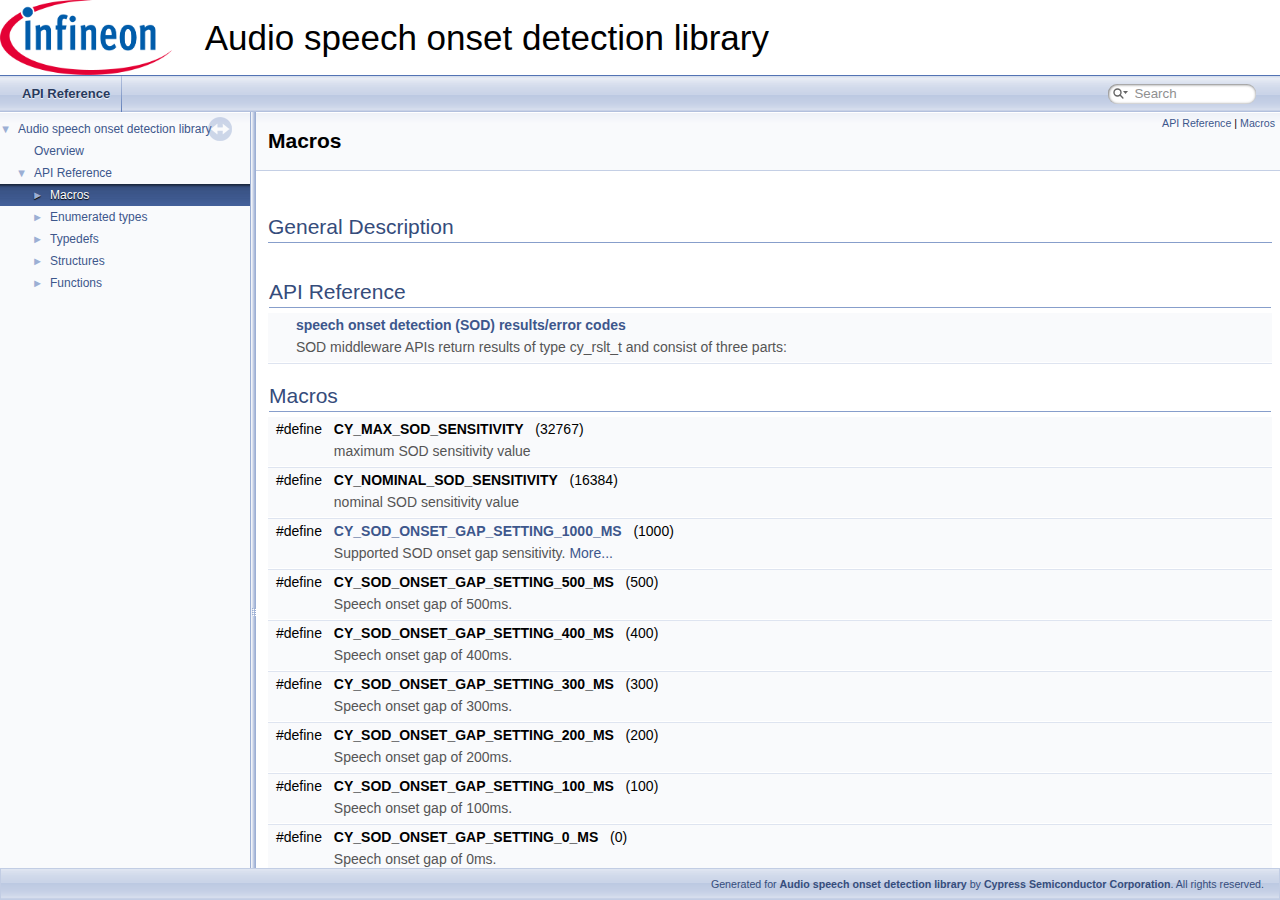
<file: docs/api_reference_manual/html/group__group__sod__macros.html>
<!-- HTML header for doxygen 1.8.13-->
<!DOCTYPE html PUBLIC "-//W3C//DTD XHTML 1.0 Transitional//EN" "http://www.w3.org/TR/xhtml1/DTD/xhtml1-transitional.dtd">
<html xmlns="http://www.w3.org/1999/xhtml">
<head>
<meta http-equiv="Content-Type" content="text/xhtml;charset=UTF-8"/>
<meta http-equiv="X-UA-Compatible" content="IE=9"/>
<meta name="generator" content="Doxygen 1.9.2"/>
<meta name="viewport" content="width=device-width, initial-scale=1"/>
<title>Audio speech onset detection library: Macros</title>
<link href="tabs.css" rel="stylesheet" type="text/css"/>
<script type="text/javascript" src="jquery.js"></script>
<script type="text/javascript" src="dynsections.js"></script>
<link href="navtree.css" rel="stylesheet" type="text/css"/>
<script type="text/javascript" src="resize.js"></script>
<script type="text/javascript" src="navtreedata.js"></script>
<script type="text/javascript" src="navtree.js"></script>
<link href="search/search.css" rel="stylesheet" type="text/css"/>
<script type="text/javascript" src="search/searchdata.js"></script>
<script type="text/javascript" src="search/search.js"></script>
<link href="doxygen_style.css" rel="stylesheet" type="text/css" />
</head>
<body>
<div id="top"><!-- do not remove this div, it is closed by doxygen! -->
<div id="titlearea">
<table cellspacing="0" cellpadding="0">
 <tbody>
 <tr style="height: 56px;">
  <td id="projectlogo"><a href="http://www.cypress.com/"><img alt="Logo" src="logo.png"/></a></td>
  <td id="projectalign" style="padding-left: 0.5em;">
   <div id="projectname">Audio speech onset detection library</div>
  </td>
 </tr>
 </tbody>
</table>
</div>
<!-- end header part -->
<!-- Generated by Doxygen 1.9.2 -->
<script type="text/javascript">
/* @license magnet:?xt=urn:btih:d3d9a9a6595521f9666a5e94cc830dab83b65699&amp;dn=expat.txt MIT */
var searchBox = new SearchBox("searchBox", "search",'Search','.html');
/* @license-end */
</script>
<script type="text/javascript" src="menudata.js"></script>
<script type="text/javascript" src="menu.js"></script>
<script type="text/javascript">
/* @license magnet:?xt=urn:btih:d3d9a9a6595521f9666a5e94cc830dab83b65699&amp;dn=expat.txt MIT */
$(function() {
  initMenu('',true,false,'search.php','Search');
  $(document).ready(function() { init_search(); });
});
/* @license-end */
</script>
<div id="main-nav"></div>
</div><!-- top -->
<div id="side-nav" class="ui-resizable side-nav-resizable">
  <div id="nav-tree">
    <div id="nav-tree-contents">
      <div id="nav-sync" class="sync"></div>
    </div>
  </div>
  <div id="splitbar" style="-moz-user-select:none;" 
       class="ui-resizable-handle">
  </div>
</div>
<script type="text/javascript">
/* @license magnet:?xt=urn:btih:d3d9a9a6595521f9666a5e94cc830dab83b65699&amp;dn=expat.txt MIT */
$(document).ready(function(){initNavTree('group__group__sod__macros.html',''); initResizable(); });
/* @license-end */
</script>
<div id="doc-content">
<!-- window showing the filter options -->
<div id="MSearchSelectWindow"
     onmouseover="return searchBox.OnSearchSelectShow()"
     onmouseout="return searchBox.OnSearchSelectHide()"
     onkeydown="return searchBox.OnSearchSelectKey(event)">
</div>

<!-- iframe showing the search results (closed by default) -->
<div id="MSearchResultsWindow">
<iframe src="javascript:void(0)" frameborder="0" 
        name="MSearchResults" id="MSearchResults">
</iframe>
</div>

<div class="header">
  <div class="summary">
<a href="#groups">API Reference</a> &#124;
<a href="#define-members">Macros</a>  </div>
  <div class="headertitle"><div class="title">Macros</div></div>
</div><!--header-->
<div class="contents">
<a name="details" id="details"></a><h2 class="groupheader">General Description</h2>
<table class="memberdecls">
<tr class="heading"><td colspan="2"><h2 class="groupheader"><a id="groups" name="groups"></a>
API Reference</h2></td></tr>
<tr class="memitem:group__sod__results"><td class="memItemLeft" align="right" valign="top">&#160;</td><td class="memItemRight" valign="bottom"><a class="el" href="group__sod__results.html">speech onset detection (SOD) results/error codes</a></td></tr>
<tr class="memdesc:group__sod__results"><td class="mdescLeft">&#160;</td><td class="mdescRight">SOD middleware APIs return results of type cy_rslt_t and consist of three parts: <br /></td></tr>
<tr class="separator:"><td class="memSeparator" colspan="2">&#160;</td></tr>
</table><table class="memberdecls">
<tr class="heading"><td colspan="2"><h2 class="groupheader"><a id="define-members" name="define-members"></a>
Macros</h2></td></tr>
<tr class="memitem:ga87ed97e49edec611159c671b5283f291"><td class="memItemLeft" align="right" valign="top"><a id="ga87ed97e49edec611159c671b5283f291" name="ga87ed97e49edec611159c671b5283f291"></a>
#define&#160;</td><td class="memItemRight" valign="bottom"><b>CY_MAX_SOD_SENSITIVITY</b>&#160;&#160;&#160;(32767)</td></tr>
<tr class="memdesc:ga87ed97e49edec611159c671b5283f291"><td class="mdescLeft">&#160;</td><td class="mdescRight">maximum SOD sensitivity value <br /></td></tr>
<tr class="separator:ga87ed97e49edec611159c671b5283f291"><td class="memSeparator" colspan="2">&#160;</td></tr>
<tr class="memitem:gafafc28f92ce05ae289154210b6201cbd"><td class="memItemLeft" align="right" valign="top"><a id="gafafc28f92ce05ae289154210b6201cbd" name="gafafc28f92ce05ae289154210b6201cbd"></a>
#define&#160;</td><td class="memItemRight" valign="bottom"><b>CY_NOMINAL_SOD_SENSITIVITY</b>&#160;&#160;&#160;(16384)</td></tr>
<tr class="memdesc:gafafc28f92ce05ae289154210b6201cbd"><td class="mdescLeft">&#160;</td><td class="mdescRight">nominal SOD sensitivity value <br /></td></tr>
<tr class="separator:gafafc28f92ce05ae289154210b6201cbd"><td class="memSeparator" colspan="2">&#160;</td></tr>
<tr class="memitem:ga968d922322c9b36a951f0e2388c6f3f0"><td class="memItemLeft" align="right" valign="top">#define&#160;</td><td class="memItemRight" valign="bottom"><a class="el" href="group__group__sod__macros.html#ga968d922322c9b36a951f0e2388c6f3f0">CY_SOD_ONSET_GAP_SETTING_1000_MS</a>&#160;&#160;&#160;(1000)</td></tr>
<tr class="memdesc:ga968d922322c9b36a951f0e2388c6f3f0"><td class="mdescLeft">&#160;</td><td class="mdescRight">Supported SOD onset gap sensitivity.  <a href="group__group__sod__macros.html#ga968d922322c9b36a951f0e2388c6f3f0">More...</a><br /></td></tr>
<tr class="separator:ga968d922322c9b36a951f0e2388c6f3f0"><td class="memSeparator" colspan="2">&#160;</td></tr>
<tr class="memitem:ga6dc196346ebd7d0f6b2fd99dbf81dc6f"><td class="memItemLeft" align="right" valign="top"><a id="ga6dc196346ebd7d0f6b2fd99dbf81dc6f" name="ga6dc196346ebd7d0f6b2fd99dbf81dc6f"></a>
#define&#160;</td><td class="memItemRight" valign="bottom"><b>CY_SOD_ONSET_GAP_SETTING_500_MS</b>&#160;&#160;&#160;(500)</td></tr>
<tr class="memdesc:ga6dc196346ebd7d0f6b2fd99dbf81dc6f"><td class="mdescLeft">&#160;</td><td class="mdescRight">Speech onset gap of 500ms. <br /></td></tr>
<tr class="separator:ga6dc196346ebd7d0f6b2fd99dbf81dc6f"><td class="memSeparator" colspan="2">&#160;</td></tr>
<tr class="memitem:ga166a13427a6dbb3801afa3fd8f238864"><td class="memItemLeft" align="right" valign="top"><a id="ga166a13427a6dbb3801afa3fd8f238864" name="ga166a13427a6dbb3801afa3fd8f238864"></a>
#define&#160;</td><td class="memItemRight" valign="bottom"><b>CY_SOD_ONSET_GAP_SETTING_400_MS</b>&#160;&#160;&#160;(400)</td></tr>
<tr class="memdesc:ga166a13427a6dbb3801afa3fd8f238864"><td class="mdescLeft">&#160;</td><td class="mdescRight">Speech onset gap of 400ms. <br /></td></tr>
<tr class="separator:ga166a13427a6dbb3801afa3fd8f238864"><td class="memSeparator" colspan="2">&#160;</td></tr>
<tr class="memitem:ga1228cdbc1bd3d44a26c9641e4830f4da"><td class="memItemLeft" align="right" valign="top"><a id="ga1228cdbc1bd3d44a26c9641e4830f4da" name="ga1228cdbc1bd3d44a26c9641e4830f4da"></a>
#define&#160;</td><td class="memItemRight" valign="bottom"><b>CY_SOD_ONSET_GAP_SETTING_300_MS</b>&#160;&#160;&#160;(300)</td></tr>
<tr class="memdesc:ga1228cdbc1bd3d44a26c9641e4830f4da"><td class="mdescLeft">&#160;</td><td class="mdescRight">Speech onset gap of 300ms. <br /></td></tr>
<tr class="separator:ga1228cdbc1bd3d44a26c9641e4830f4da"><td class="memSeparator" colspan="2">&#160;</td></tr>
<tr class="memitem:ga3c786b48af938b4a0da33de1d6e85fdd"><td class="memItemLeft" align="right" valign="top"><a id="ga3c786b48af938b4a0da33de1d6e85fdd" name="ga3c786b48af938b4a0da33de1d6e85fdd"></a>
#define&#160;</td><td class="memItemRight" valign="bottom"><b>CY_SOD_ONSET_GAP_SETTING_200_MS</b>&#160;&#160;&#160;(200)</td></tr>
<tr class="memdesc:ga3c786b48af938b4a0da33de1d6e85fdd"><td class="mdescLeft">&#160;</td><td class="mdescRight">Speech onset gap of 200ms. <br /></td></tr>
<tr class="separator:ga3c786b48af938b4a0da33de1d6e85fdd"><td class="memSeparator" colspan="2">&#160;</td></tr>
<tr class="memitem:ga4c7b0d8841d90d619ba5a5fc4179676a"><td class="memItemLeft" align="right" valign="top"><a id="ga4c7b0d8841d90d619ba5a5fc4179676a" name="ga4c7b0d8841d90d619ba5a5fc4179676a"></a>
#define&#160;</td><td class="memItemRight" valign="bottom"><b>CY_SOD_ONSET_GAP_SETTING_100_MS</b>&#160;&#160;&#160;(100)</td></tr>
<tr class="memdesc:ga4c7b0d8841d90d619ba5a5fc4179676a"><td class="mdescLeft">&#160;</td><td class="mdescRight">Speech onset gap of 100ms. <br /></td></tr>
<tr class="separator:ga4c7b0d8841d90d619ba5a5fc4179676a"><td class="memSeparator" colspan="2">&#160;</td></tr>
<tr class="memitem:ga8c8cf145ed62351e673b6573af0e56d9"><td class="memItemLeft" align="right" valign="top"><a id="ga8c8cf145ed62351e673b6573af0e56d9" name="ga8c8cf145ed62351e673b6573af0e56d9"></a>
#define&#160;</td><td class="memItemRight" valign="bottom"><b>CY_SOD_ONSET_GAP_SETTING_0_MS</b>&#160;&#160;&#160;(0)</td></tr>
<tr class="memdesc:ga8c8cf145ed62351e673b6573af0e56d9"><td class="mdescLeft">&#160;</td><td class="mdescRight">Speech onset gap of 0ms. <br /></td></tr>
<tr class="separator:ga8c8cf145ed62351e673b6573af0e56d9"><td class="memSeparator" colspan="2">&#160;</td></tr>
<tr class="memitem:gac5dad30742facfde6478485b8aeff418"><td class="memItemLeft" align="right" valign="top">#define&#160;</td><td class="memItemRight" valign="bottom"><a class="el" href="group__group__sod__macros.html#gac5dad30742facfde6478485b8aeff418">CY_MAX_SOD_HIT_LATE_DELAY_MS</a>&#160;&#160;&#160;(500)</td></tr>
<tr class="memdesc:gac5dad30742facfde6478485b8aeff418"><td class="mdescLeft">&#160;</td><td class="mdescRight">SOD algorithm detects speech onset in worse case with this delay.  <a href="group__group__sod__macros.html#gac5dad30742facfde6478485b8aeff418">More...</a><br /></td></tr>
<tr class="separator:gac5dad30742facfde6478485b8aeff418"><td class="memSeparator" colspan="2">&#160;</td></tr>
<tr class="memitem:ga14ac95c2ec81f1b73cefe7ce46486c11"><td class="memItemLeft" align="right" valign="top">#define&#160;</td><td class="memItemRight" valign="bottom"><a class="el" href="group__group__sod__macros.html#ga14ac95c2ec81f1b73cefe7ce46486c11">CY_MAX_SOD_HIT_EARLY_DELAY_MS</a>&#160;&#160;&#160;(350)</td></tr>
<tr class="memdesc:ga14ac95c2ec81f1b73cefe7ce46486c11"><td class="mdescLeft">&#160;</td><td class="mdescRight">SOD algorithm detects speech onset with this time in advance.  <a href="group__group__sod__macros.html#ga14ac95c2ec81f1b73cefe7ce46486c11">More...</a><br /></td></tr>
<tr class="separator:ga14ac95c2ec81f1b73cefe7ce46486c11"><td class="memSeparator" colspan="2">&#160;</td></tr>
</table>
<h2 class="groupheader">Macro Definition Documentation</h2>
<a id="ga968d922322c9b36a951f0e2388c6f3f0" name="ga968d922322c9b36a951f0e2388c6f3f0"></a>
<h2 class="memtitle"><span class="permalink"><a href="#ga968d922322c9b36a951f0e2388c6f3f0">&#9670;&nbsp;</a></span>CY_SOD_ONSET_GAP_SETTING_1000_MS</h2>

<div class="memitem">
<div class="memproto">
      <table class="memname">
        <tr>
          <td class="memname">#define CY_SOD_ONSET_GAP_SETTING_1000_MS&#160;&#160;&#160;(1000)</td>
        </tr>
      </table>
</div><div class="memdoc">

<p>Supported SOD onset gap sensitivity. </p>
<p >This parameter needs to be passed as part of SOD init under <a class="el" href="structcy__sod__config__params.html#a74897f0c20ebf170e33f9fc9233e9191" title="Onset gap settings.">cy_sod_config_params::onset_gap_setting_ms</a> Speech onset gap of 1000ms </p>

</div>
</div>
<a id="gac5dad30742facfde6478485b8aeff418" name="gac5dad30742facfde6478485b8aeff418"></a>
<h2 class="memtitle"><span class="permalink"><a href="#gac5dad30742facfde6478485b8aeff418">&#9670;&nbsp;</a></span>CY_MAX_SOD_HIT_LATE_DELAY_MS</h2>

<div class="memitem">
<div class="memproto">
      <table class="memname">
        <tr>
          <td class="memname">#define CY_MAX_SOD_HIT_LATE_DELAY_MS&#160;&#160;&#160;(500)</td>
        </tr>
      </table>
</div><div class="memdoc">

<p>SOD algorithm detects speech onset in worse case with this delay. </p>
<p >The application needs to look-back the buffer of maximum this delay to get the actual start of the speech. </p>

</div>
</div>
<a id="ga14ac95c2ec81f1b73cefe7ce46486c11" name="ga14ac95c2ec81f1b73cefe7ce46486c11"></a>
<h2 class="memtitle"><span class="permalink"><a href="#ga14ac95c2ec81f1b73cefe7ce46486c11">&#9670;&nbsp;</a></span>CY_MAX_SOD_HIT_EARLY_DELAY_MS</h2>

<div class="memitem">
<div class="memproto">
      <table class="memname">
        <tr>
          <td class="memname">#define CY_MAX_SOD_HIT_EARLY_DELAY_MS&#160;&#160;&#160;(350)</td>
        </tr>
      </table>
</div><div class="memdoc">

<p>SOD algorithm detects speech onset with this time in advance. </p>
<p >This may vary depends on the SNR of the signal. Lower the SNR results in early detection due the presence of noise. </p>

</div>
</div>
</div><!-- contents -->
</div><!-- doc-content -->
<!-- start footer part -->
<div id="nav-path" class="navpath">
    <ul>
        <li class="footer">
            Generated for <b>Audio speech onset detection library</b> by <b>Cypress Semiconductor Corporation</b>.
            All rights reserved.
        </li>
    </ul>
</div>
</body>
</html>
</file>
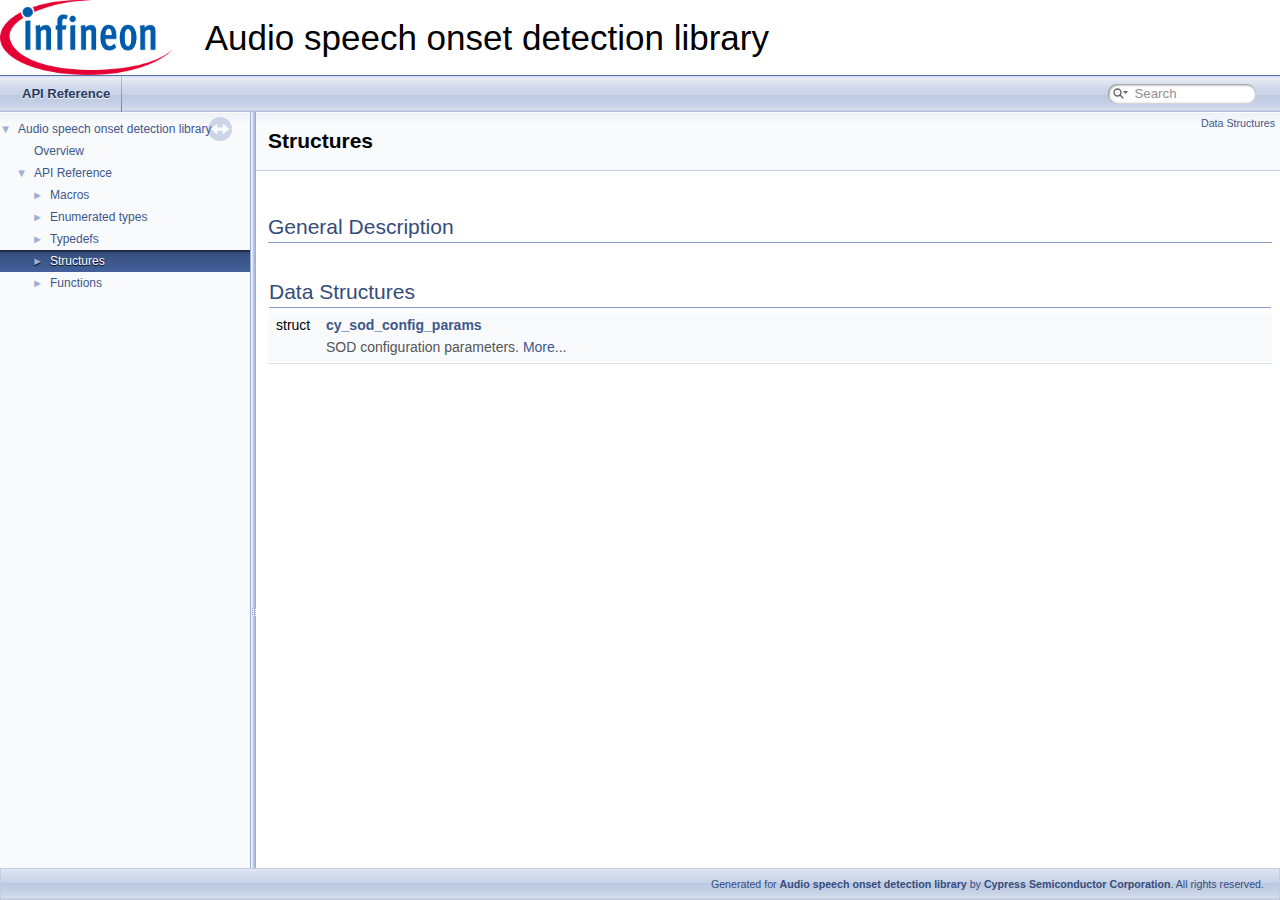
<file: docs/api_reference_manual/html/group__group__sod__structures.html>
<!-- HTML header for doxygen 1.8.13-->
<!DOCTYPE html PUBLIC "-//W3C//DTD XHTML 1.0 Transitional//EN" "http://www.w3.org/TR/xhtml1/DTD/xhtml1-transitional.dtd">
<html xmlns="http://www.w3.org/1999/xhtml">
<head>
<meta http-equiv="Content-Type" content="text/xhtml;charset=UTF-8"/>
<meta http-equiv="X-UA-Compatible" content="IE=9"/>
<meta name="generator" content="Doxygen 1.9.2"/>
<meta name="viewport" content="width=device-width, initial-scale=1"/>
<title>Audio speech onset detection library: Structures</title>
<link href="tabs.css" rel="stylesheet" type="text/css"/>
<script type="text/javascript" src="jquery.js"></script>
<script type="text/javascript" src="dynsections.js"></script>
<link href="navtree.css" rel="stylesheet" type="text/css"/>
<script type="text/javascript" src="resize.js"></script>
<script type="text/javascript" src="navtreedata.js"></script>
<script type="text/javascript" src="navtree.js"></script>
<link href="search/search.css" rel="stylesheet" type="text/css"/>
<script type="text/javascript" src="search/searchdata.js"></script>
<script type="text/javascript" src="search/search.js"></script>
<link href="doxygen_style.css" rel="stylesheet" type="text/css" />
</head>
<body>
<div id="top"><!-- do not remove this div, it is closed by doxygen! -->
<div id="titlearea">
<table cellspacing="0" cellpadding="0">
 <tbody>
 <tr style="height: 56px;">
  <td id="projectlogo"><a href="http://www.cypress.com/"><img alt="Logo" src="logo.png"/></a></td>
  <td id="projectalign" style="padding-left: 0.5em;">
   <div id="projectname">Audio speech onset detection library</div>
  </td>
 </tr>
 </tbody>
</table>
</div>
<!-- end header part -->
<!-- Generated by Doxygen 1.9.2 -->
<script type="text/javascript">
/* @license magnet:?xt=urn:btih:d3d9a9a6595521f9666a5e94cc830dab83b65699&amp;dn=expat.txt MIT */
var searchBox = new SearchBox("searchBox", "search",'Search','.html');
/* @license-end */
</script>
<script type="text/javascript" src="menudata.js"></script>
<script type="text/javascript" src="menu.js"></script>
<script type="text/javascript">
/* @license magnet:?xt=urn:btih:d3d9a9a6595521f9666a5e94cc830dab83b65699&amp;dn=expat.txt MIT */
$(function() {
  initMenu('',true,false,'search.php','Search');
  $(document).ready(function() { init_search(); });
});
/* @license-end */
</script>
<div id="main-nav"></div>
</div><!-- top -->
<div id="side-nav" class="ui-resizable side-nav-resizable">
  <div id="nav-tree">
    <div id="nav-tree-contents">
      <div id="nav-sync" class="sync"></div>
    </div>
  </div>
  <div id="splitbar" style="-moz-user-select:none;" 
       class="ui-resizable-handle">
  </div>
</div>
<script type="text/javascript">
/* @license magnet:?xt=urn:btih:d3d9a9a6595521f9666a5e94cc830dab83b65699&amp;dn=expat.txt MIT */
$(document).ready(function(){initNavTree('group__group__sod__structures.html',''); initResizable(); });
/* @license-end */
</script>
<div id="doc-content">
<!-- window showing the filter options -->
<div id="MSearchSelectWindow"
     onmouseover="return searchBox.OnSearchSelectShow()"
     onmouseout="return searchBox.OnSearchSelectHide()"
     onkeydown="return searchBox.OnSearchSelectKey(event)">
</div>

<!-- iframe showing the search results (closed by default) -->
<div id="MSearchResultsWindow">
<iframe src="javascript:void(0)" frameborder="0" 
        name="MSearchResults" id="MSearchResults">
</iframe>
</div>

<div class="header">
  <div class="summary">
<a href="#nested-classes">Data Structures</a>  </div>
  <div class="headertitle"><div class="title">Structures</div></div>
</div><!--header-->
<div class="contents">
<a name="details" id="details"></a><h2 class="groupheader">General Description</h2>
<table class="memberdecls">
<tr class="heading"><td colspan="2"><h2 class="groupheader"><a id="nested-classes" name="nested-classes"></a>
Data Structures</h2></td></tr>
<tr class="memitem:"><td class="memItemLeft" align="right" valign="top">struct &#160;</td><td class="memItemRight" valign="bottom"><a class="el" href="structcy__sod__config__params.html">cy_sod_config_params</a></td></tr>
<tr class="memdesc:"><td class="mdescLeft">&#160;</td><td class="mdescRight">SOD configuration parameters.  <a href="structcy__sod__config__params.html#details">More...</a><br /></td></tr>
<tr class="separator:"><td class="memSeparator" colspan="2">&#160;</td></tr>
</table>
</div><!-- contents -->
</div><!-- doc-content -->
<!-- start footer part -->
<div id="nav-path" class="navpath">
    <ul>
        <li class="footer">
            Generated for <b>Audio speech onset detection library</b> by <b>Cypress Semiconductor Corporation</b>.
            All rights reserved.
        </li>
    </ul>
</div>
</body>
</html>
</file>
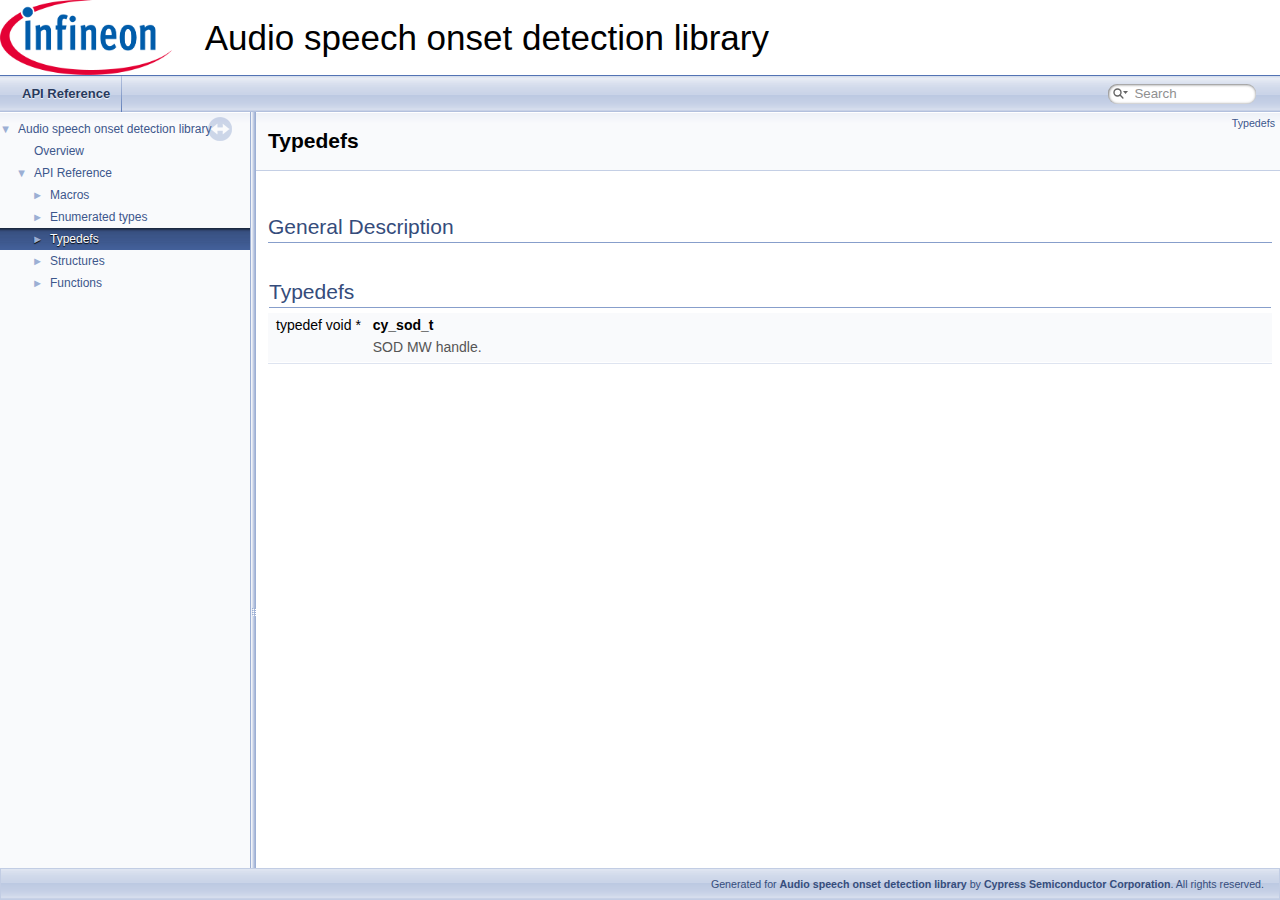
<file: docs/api_reference_manual/html/group__group__sod__typedefs.html>
<!-- HTML header for doxygen 1.8.13-->
<!DOCTYPE html PUBLIC "-//W3C//DTD XHTML 1.0 Transitional//EN" "http://www.w3.org/TR/xhtml1/DTD/xhtml1-transitional.dtd">
<html xmlns="http://www.w3.org/1999/xhtml">
<head>
<meta http-equiv="Content-Type" content="text/xhtml;charset=UTF-8"/>
<meta http-equiv="X-UA-Compatible" content="IE=9"/>
<meta name="generator" content="Doxygen 1.9.2"/>
<meta name="viewport" content="width=device-width, initial-scale=1"/>
<title>Audio speech onset detection library: Typedefs</title>
<link href="tabs.css" rel="stylesheet" type="text/css"/>
<script type="text/javascript" src="jquery.js"></script>
<script type="text/javascript" src="dynsections.js"></script>
<link href="navtree.css" rel="stylesheet" type="text/css"/>
<script type="text/javascript" src="resize.js"></script>
<script type="text/javascript" src="navtreedata.js"></script>
<script type="text/javascript" src="navtree.js"></script>
<link href="search/search.css" rel="stylesheet" type="text/css"/>
<script type="text/javascript" src="search/searchdata.js"></script>
<script type="text/javascript" src="search/search.js"></script>
<link href="doxygen_style.css" rel="stylesheet" type="text/css" />
</head>
<body>
<div id="top"><!-- do not remove this div, it is closed by doxygen! -->
<div id="titlearea">
<table cellspacing="0" cellpadding="0">
 <tbody>
 <tr style="height: 56px;">
  <td id="projectlogo"><a href="http://www.cypress.com/"><img alt="Logo" src="logo.png"/></a></td>
  <td id="projectalign" style="padding-left: 0.5em;">
   <div id="projectname">Audio speech onset detection library</div>
  </td>
 </tr>
 </tbody>
</table>
</div>
<!-- end header part -->
<!-- Generated by Doxygen 1.9.2 -->
<script type="text/javascript">
/* @license magnet:?xt=urn:btih:d3d9a9a6595521f9666a5e94cc830dab83b65699&amp;dn=expat.txt MIT */
var searchBox = new SearchBox("searchBox", "search",'Search','.html');
/* @license-end */
</script>
<script type="text/javascript" src="menudata.js"></script>
<script type="text/javascript" src="menu.js"></script>
<script type="text/javascript">
/* @license magnet:?xt=urn:btih:d3d9a9a6595521f9666a5e94cc830dab83b65699&amp;dn=expat.txt MIT */
$(function() {
  initMenu('',true,false,'search.php','Search');
  $(document).ready(function() { init_search(); });
});
/* @license-end */
</script>
<div id="main-nav"></div>
</div><!-- top -->
<div id="side-nav" class="ui-resizable side-nav-resizable">
  <div id="nav-tree">
    <div id="nav-tree-contents">
      <div id="nav-sync" class="sync"></div>
    </div>
  </div>
  <div id="splitbar" style="-moz-user-select:none;" 
       class="ui-resizable-handle">
  </div>
</div>
<script type="text/javascript">
/* @license magnet:?xt=urn:btih:d3d9a9a6595521f9666a5e94cc830dab83b65699&amp;dn=expat.txt MIT */
$(document).ready(function(){initNavTree('group__group__sod__typedefs.html',''); initResizable(); });
/* @license-end */
</script>
<div id="doc-content">
<!-- window showing the filter options -->
<div id="MSearchSelectWindow"
     onmouseover="return searchBox.OnSearchSelectShow()"
     onmouseout="return searchBox.OnSearchSelectHide()"
     onkeydown="return searchBox.OnSearchSelectKey(event)">
</div>

<!-- iframe showing the search results (closed by default) -->
<div id="MSearchResultsWindow">
<iframe src="javascript:void(0)" frameborder="0" 
        name="MSearchResults" id="MSearchResults">
</iframe>
</div>

<div class="header">
  <div class="summary">
<a href="#typedef-members">Typedefs</a>  </div>
  <div class="headertitle"><div class="title">Typedefs</div></div>
</div><!--header-->
<div class="contents">
<a name="details" id="details"></a><h2 class="groupheader">General Description</h2>
<table class="memberdecls">
<tr class="heading"><td colspan="2"><h2 class="groupheader"><a id="typedef-members" name="typedef-members"></a>
Typedefs</h2></td></tr>
<tr class="memitem:ga0493561a215ed186511d9d119e6f8d65"><td class="memItemLeft" align="right" valign="top"><a id="ga0493561a215ed186511d9d119e6f8d65" name="ga0493561a215ed186511d9d119e6f8d65"></a>
typedef void *&#160;</td><td class="memItemRight" valign="bottom"><b>cy_sod_t</b></td></tr>
<tr class="memdesc:ga0493561a215ed186511d9d119e6f8d65"><td class="mdescLeft">&#160;</td><td class="mdescRight">SOD MW handle. <br /></td></tr>
<tr class="separator:ga0493561a215ed186511d9d119e6f8d65"><td class="memSeparator" colspan="2">&#160;</td></tr>
</table>
</div><!-- contents -->
</div><!-- doc-content -->
<!-- start footer part -->
<div id="nav-path" class="navpath">
    <ul>
        <li class="footer">
            Generated for <b>Audio speech onset detection library</b> by <b>Cypress Semiconductor Corporation</b>.
            All rights reserved.
        </li>
    </ul>
</div>
</body>
</html>
</file>
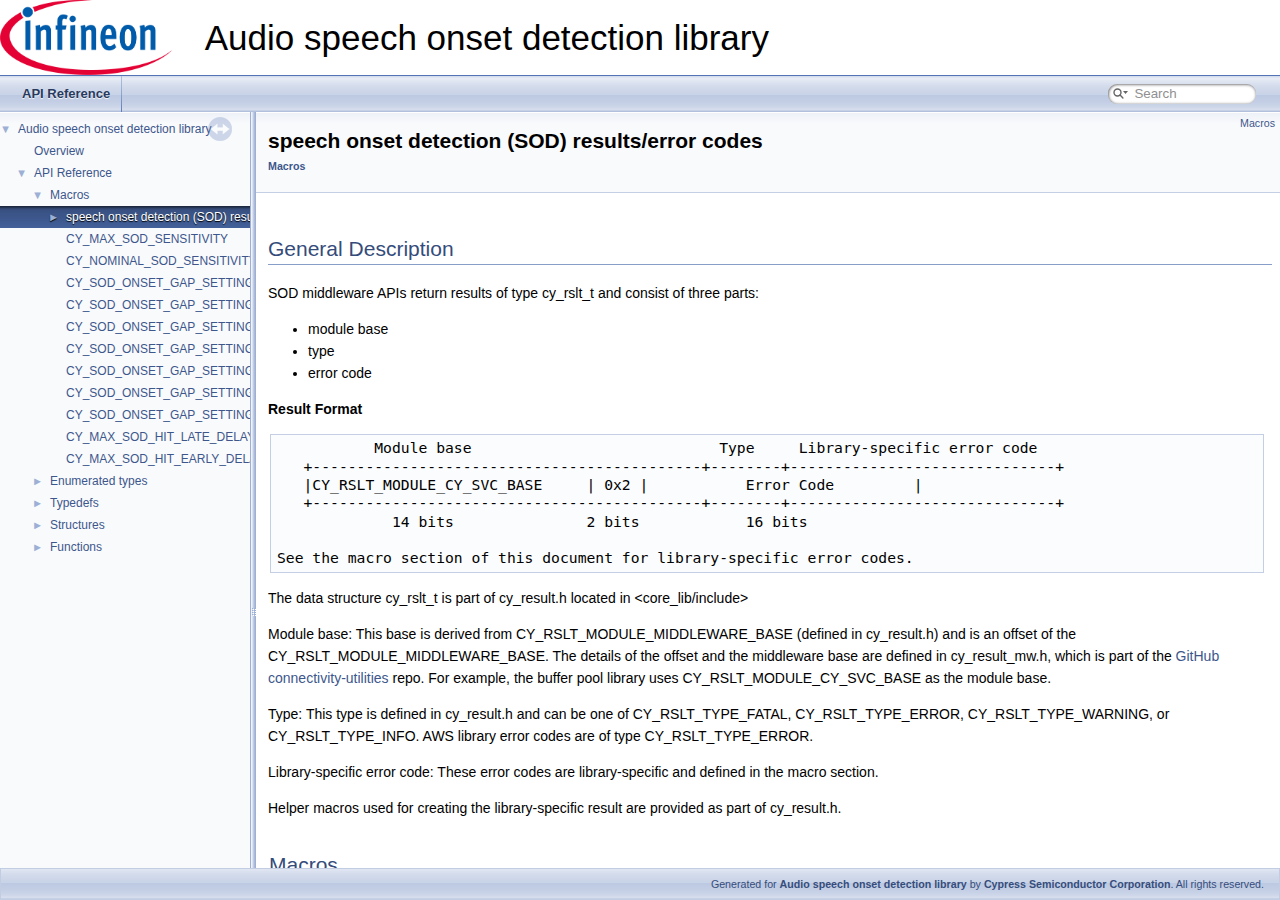
<file: docs/api_reference_manual/html/group__sod__results.html>
<!-- HTML header for doxygen 1.8.13-->
<!DOCTYPE html PUBLIC "-//W3C//DTD XHTML 1.0 Transitional//EN" "http://www.w3.org/TR/xhtml1/DTD/xhtml1-transitional.dtd">
<html xmlns="http://www.w3.org/1999/xhtml">
<head>
<meta http-equiv="Content-Type" content="text/xhtml;charset=UTF-8"/>
<meta http-equiv="X-UA-Compatible" content="IE=9"/>
<meta name="generator" content="Doxygen 1.9.2"/>
<meta name="viewport" content="width=device-width, initial-scale=1"/>
<title>Audio speech onset detection library: speech onset detection (SOD) results/error codes</title>
<link href="tabs.css" rel="stylesheet" type="text/css"/>
<script type="text/javascript" src="jquery.js"></script>
<script type="text/javascript" src="dynsections.js"></script>
<link href="navtree.css" rel="stylesheet" type="text/css"/>
<script type="text/javascript" src="resize.js"></script>
<script type="text/javascript" src="navtreedata.js"></script>
<script type="text/javascript" src="navtree.js"></script>
<link href="search/search.css" rel="stylesheet" type="text/css"/>
<script type="text/javascript" src="search/searchdata.js"></script>
<script type="text/javascript" src="search/search.js"></script>
<link href="doxygen_style.css" rel="stylesheet" type="text/css" />
</head>
<body>
<div id="top"><!-- do not remove this div, it is closed by doxygen! -->
<div id="titlearea">
<table cellspacing="0" cellpadding="0">
 <tbody>
 <tr style="height: 56px;">
  <td id="projectlogo"><a href="http://www.cypress.com/"><img alt="Logo" src="logo.png"/></a></td>
  <td id="projectalign" style="padding-left: 0.5em;">
   <div id="projectname">Audio speech onset detection library</div>
  </td>
 </tr>
 </tbody>
</table>
</div>
<!-- end header part -->
<!-- Generated by Doxygen 1.9.2 -->
<script type="text/javascript">
/* @license magnet:?xt=urn:btih:d3d9a9a6595521f9666a5e94cc830dab83b65699&amp;dn=expat.txt MIT */
var searchBox = new SearchBox("searchBox", "search",'Search','.html');
/* @license-end */
</script>
<script type="text/javascript" src="menudata.js"></script>
<script type="text/javascript" src="menu.js"></script>
<script type="text/javascript">
/* @license magnet:?xt=urn:btih:d3d9a9a6595521f9666a5e94cc830dab83b65699&amp;dn=expat.txt MIT */
$(function() {
  initMenu('',true,false,'search.php','Search');
  $(document).ready(function() { init_search(); });
});
/* @license-end */
</script>
<div id="main-nav"></div>
</div><!-- top -->
<div id="side-nav" class="ui-resizable side-nav-resizable">
  <div id="nav-tree">
    <div id="nav-tree-contents">
      <div id="nav-sync" class="sync"></div>
    </div>
  </div>
  <div id="splitbar" style="-moz-user-select:none;" 
       class="ui-resizable-handle">
  </div>
</div>
<script type="text/javascript">
/* @license magnet:?xt=urn:btih:d3d9a9a6595521f9666a5e94cc830dab83b65699&amp;dn=expat.txt MIT */
$(document).ready(function(){initNavTree('group__sod__results.html',''); initResizable(); });
/* @license-end */
</script>
<div id="doc-content">
<!-- window showing the filter options -->
<div id="MSearchSelectWindow"
     onmouseover="return searchBox.OnSearchSelectShow()"
     onmouseout="return searchBox.OnSearchSelectHide()"
     onkeydown="return searchBox.OnSearchSelectKey(event)">
</div>

<!-- iframe showing the search results (closed by default) -->
<div id="MSearchResultsWindow">
<iframe src="javascript:void(0)" frameborder="0" 
        name="MSearchResults" id="MSearchResults">
</iframe>
</div>

<div class="header">
  <div class="summary">
<a href="#define-members">Macros</a>  </div>
  <div class="headertitle"><div class="title">speech onset detection (SOD) results/error codes<div class="ingroups"><a class="el" href="group__group__sod__macros.html">Macros</a></div></div></div>
</div><!--header-->
<div class="contents">
<a name="details" id="details"></a><h2 class="groupheader">General Description</h2>
<p >SOD middleware APIs return results of type cy_rslt_t and consist of three parts: </p>
<ul>
<li>module base</li>
<li>type</li>
<li>error code</li>
</ul>
<dl class="section user"><dt>Result Format</dt><dd></dd></dl>
<pre class="fragment">           Module base                            Type     Library-specific error code
   +--------------------------------------------+--------+------------------------------+
   |CY_RSLT_MODULE_CY_SVC_BASE     | 0x2 |           Error Code         |
   +--------------------------------------------+--------+------------------------------+
             14 bits               2 bits            16 bits

See the macro section of this document for library-specific error codes.
</pre><p >The data structure cy_rslt_t is part of cy_result.h located in &lt;core_lib/include&gt;</p>
<p >Module base: This base is derived from CY_RSLT_MODULE_MIDDLEWARE_BASE (defined in cy_result.h) and is an offset of the CY_RSLT_MODULE_MIDDLEWARE_BASE. The details of the offset and the middleware base are defined in cy_result_mw.h, which is part of the <a href="https://github.com/Infineon/connectivity-utilities">GitHub connectivity-utilities</a> repo. For example, the buffer pool library uses CY_RSLT_MODULE_CY_SVC_BASE as the module base.</p>
<p >Type: This type is defined in cy_result.h and can be one of CY_RSLT_TYPE_FATAL, CY_RSLT_TYPE_ERROR, CY_RSLT_TYPE_WARNING, or CY_RSLT_TYPE_INFO. AWS library error codes are of type CY_RSLT_TYPE_ERROR.</p>
<p >Library-specific error code: These error codes are library-specific and defined in the macro section.</p>
<p >Helper macros used for creating the library-specific result are provided as part of cy_result.h. </p>
<table class="memberdecls">
<tr class="heading"><td colspan="2"><h2 class="groupheader"><a id="define-members" name="define-members"></a>
Macros</h2></td></tr>
<tr class="memitem:ga3a3af06d9159b029030fbbe2d4de9cc2"><td class="memItemLeft" align="right" valign="top"><a id="ga3a3af06d9159b029030fbbe2d4de9cc2" name="ga3a3af06d9159b029030fbbe2d4de9cc2"></a>
#define&#160;</td><td class="memItemRight" valign="bottom"><b>CY_RSLT_SOD_ERR_BASE</b>&#160;&#160;&#160;CY_RSLT_CREATE(CY_RSLT_TYPE_ERROR, CY_RSLT_MODULE_SOD_BASE, 0)</td></tr>
<tr class="memdesc:ga3a3af06d9159b029030fbbe2d4de9cc2"><td class="mdescLeft">&#160;</td><td class="mdescRight">SOD error code base. <br /></td></tr>
<tr class="separator:ga3a3af06d9159b029030fbbe2d4de9cc2"><td class="memSeparator" colspan="2">&#160;</td></tr>
<tr class="memitem:ga18637053a46577a96732d644516f44a3"><td class="memItemLeft" align="right" valign="top"><a id="ga18637053a46577a96732d644516f44a3" name="ga18637053a46577a96732d644516f44a3"></a>
#define&#160;</td><td class="memItemRight" valign="bottom"><b>CY_RSLT_SOD_OUT_OF_MEMORY</b>&#160;&#160;&#160;( <a class="el" href="group__sod__results.html#ga3a3af06d9159b029030fbbe2d4de9cc2">CY_RSLT_SOD_ERR_BASE</a> + 1 )</td></tr>
<tr class="memdesc:ga18637053a46577a96732d644516f44a3"><td class="mdescLeft">&#160;</td><td class="mdescRight">Out of memory error. <br /></td></tr>
<tr class="separator:ga18637053a46577a96732d644516f44a3"><td class="memSeparator" colspan="2">&#160;</td></tr>
<tr class="memitem:gae01f9d05b16ae541b2d855553a7a7878"><td class="memItemLeft" align="right" valign="top"><a id="gae01f9d05b16ae541b2d855553a7a7878" name="gae01f9d05b16ae541b2d855553a7a7878"></a>
#define&#160;</td><td class="memItemRight" valign="bottom"><b>CY_RSLT_SOD_GENERIC_ERROR</b>&#160;&#160;&#160;( <a class="el" href="group__sod__results.html#ga3a3af06d9159b029030fbbe2d4de9cc2">CY_RSLT_SOD_ERR_BASE</a> + 2 )</td></tr>
<tr class="memdesc:gae01f9d05b16ae541b2d855553a7a7878"><td class="mdescLeft">&#160;</td><td class="mdescRight">Generic SOD module error. <br /></td></tr>
<tr class="separator:gae01f9d05b16ae541b2d855553a7a7878"><td class="memSeparator" colspan="2">&#160;</td></tr>
<tr class="memitem:gac48361bcaec90ec94593c897ce171e14"><td class="memItemLeft" align="right" valign="top"><a id="gac48361bcaec90ec94593c897ce171e14" name="gac48361bcaec90ec94593c897ce171e14"></a>
#define&#160;</td><td class="memItemRight" valign="bottom"><b>CY_RSLT_SOD_BAD_ARG</b>&#160;&#160;&#160;( <a class="el" href="group__sod__results.html#ga3a3af06d9159b029030fbbe2d4de9cc2">CY_RSLT_SOD_ERR_BASE</a> + 3 )</td></tr>
<tr class="memdesc:gac48361bcaec90ec94593c897ce171e14"><td class="mdescLeft">&#160;</td><td class="mdescRight">Bad argument. <br /></td></tr>
<tr class="separator:gac48361bcaec90ec94593c897ce171e14"><td class="memSeparator" colspan="2">&#160;</td></tr>
<tr class="memitem:gae616c60bf169f314fc6725e6aa17a410"><td class="memItemLeft" align="right" valign="top"><a id="gae616c60bf169f314fc6725e6aa17a410" name="gae616c60bf169f314fc6725e6aa17a410"></a>
#define&#160;</td><td class="memItemRight" valign="bottom"><b>CY_RSLT_SOD_NOT_INITIALIZED</b>&#160;&#160;&#160;( <a class="el" href="group__sod__results.html#ga3a3af06d9159b029030fbbe2d4de9cc2">CY_RSLT_SOD_ERR_BASE</a> + 4 )</td></tr>
<tr class="memdesc:gae616c60bf169f314fc6725e6aa17a410"><td class="mdescLeft">&#160;</td><td class="mdescRight">SOD library not initialized. <br /></td></tr>
<tr class="separator:gae616c60bf169f314fc6725e6aa17a410"><td class="memSeparator" colspan="2">&#160;</td></tr>
<tr class="memitem:ga9fec420eabef5591055fc37403871fe9"><td class="memItemLeft" align="right" valign="top"><a id="ga9fec420eabef5591055fc37403871fe9" name="ga9fec420eabef5591055fc37403871fe9"></a>
#define&#160;</td><td class="memItemRight" valign="bottom"><b>CY_RSLT_SOD_ALREADY_INITIALIZED</b>&#160;&#160;&#160;( <a class="el" href="group__sod__results.html#ga3a3af06d9159b029030fbbe2d4de9cc2">CY_RSLT_SOD_ERR_BASE</a> + 5 )</td></tr>
<tr class="memdesc:ga9fec420eabef5591055fc37403871fe9"><td class="mdescLeft">&#160;</td><td class="mdescRight">SOD library already initialized. <br /></td></tr>
<tr class="separator:ga9fec420eabef5591055fc37403871fe9"><td class="memSeparator" colspan="2">&#160;</td></tr>
<tr class="memitem:ga9587a853f91a2841efa5fa8a82f17633"><td class="memItemLeft" align="right" valign="top"><a id="ga9587a853f91a2841efa5fa8a82f17633" name="ga9587a853f91a2841efa5fa8a82f17633"></a>
#define&#160;</td><td class="memItemRight" valign="bottom"><b>CY_RSLT_SOD_INVALID_STATE</b>&#160;&#160;&#160;( <a class="el" href="group__sod__results.html#ga3a3af06d9159b029030fbbe2d4de9cc2">CY_RSLT_SOD_ERR_BASE</a> + 6 )</td></tr>
<tr class="memdesc:ga9587a853f91a2841efa5fa8a82f17633"><td class="mdescLeft">&#160;</td><td class="mdescRight">Invalid state from SOD process. <br /></td></tr>
<tr class="separator:ga9587a853f91a2841efa5fa8a82f17633"><td class="memSeparator" colspan="2">&#160;</td></tr>
<tr class="memitem:gaa3823c075f6f529da120c74e0c512a0d"><td class="memItemLeft" align="right" valign="top"><a id="gaa3823c075f6f529da120c74e0c512a0d" name="gaa3823c075f6f529da120c74e0c512a0d"></a>
#define&#160;</td><td class="memItemRight" valign="bottom"><b>CY_RSLT_SOD_PROCESS_PARSE_FAIL</b>&#160;&#160;&#160;( <a class="el" href="group__sod__results.html#ga3a3af06d9159b029030fbbe2d4de9cc2">CY_RSLT_SOD_ERR_BASE</a> + 7 )</td></tr>
<tr class="memdesc:gaa3823c075f6f529da120c74e0c512a0d"><td class="mdescLeft">&#160;</td><td class="mdescRight">SOD process parsing failed. <br /></td></tr>
<tr class="separator:gaa3823c075f6f529da120c74e0c512a0d"><td class="memSeparator" colspan="2">&#160;</td></tr>
<tr class="memitem:gab3a63f4e6bacbfb19a2a20f9bcb81bbd"><td class="memItemLeft" align="right" valign="top"><a id="gab3a63f4e6bacbfb19a2a20f9bcb81bbd" name="gab3a63f4e6bacbfb19a2a20f9bcb81bbd"></a>
#define&#160;</td><td class="memItemRight" valign="bottom"><b>CY_RSLT_SOD_PROCESS_INIT_FAIL</b>&#160;&#160;&#160;( <a class="el" href="group__sod__results.html#ga3a3af06d9159b029030fbbe2d4de9cc2">CY_RSLT_SOD_ERR_BASE</a> + 8 )</td></tr>
<tr class="memdesc:gab3a63f4e6bacbfb19a2a20f9bcb81bbd"><td class="mdescLeft">&#160;</td><td class="mdescRight">SOD process initialization failed. <br /></td></tr>
<tr class="separator:gab3a63f4e6bacbfb19a2a20f9bcb81bbd"><td class="memSeparator" colspan="2">&#160;</td></tr>
<tr class="memitem:gae1ba24d96e8c44d0bd97b15a4fbc381a"><td class="memItemLeft" align="right" valign="top"><a id="gae1ba24d96e8c44d0bd97b15a4fbc381a" name="gae1ba24d96e8c44d0bd97b15a4fbc381a"></a>
#define&#160;</td><td class="memItemRight" valign="bottom"><b>CY_RSLT_SOD_PROCESS_DATA_FAIL</b>&#160;&#160;&#160;( <a class="el" href="group__sod__results.html#ga3a3af06d9159b029030fbbe2d4de9cc2">CY_RSLT_SOD_ERR_BASE</a> + 9 )</td></tr>
<tr class="memdesc:gae1ba24d96e8c44d0bd97b15a4fbc381a"><td class="mdescLeft">&#160;</td><td class="mdescRight">SOD processign data failed. <br /></td></tr>
<tr class="separator:gae1ba24d96e8c44d0bd97b15a4fbc381a"><td class="memSeparator" colspan="2">&#160;</td></tr>
<tr class="memitem:gaf5f57b86d71226279583e81e63e8b398"><td class="memItemLeft" align="right" valign="top"><a id="gaf5f57b86d71226279583e81e63e8b398" name="gaf5f57b86d71226279583e81e63e8b398"></a>
#define&#160;</td><td class="memItemRight" valign="bottom"><b>CY_RSLT_SOD_FEATURE_NOT_SUPPORTED</b>&#160;&#160;&#160;( <a class="el" href="group__sod__results.html#ga3a3af06d9159b029030fbbe2d4de9cc2">CY_RSLT_SOD_ERR_BASE</a> + 10)</td></tr>
<tr class="memdesc:gaf5f57b86d71226279583e81e63e8b398"><td class="mdescLeft">&#160;</td><td class="mdescRight">SOD feature not supported. <br /></td></tr>
<tr class="separator:gaf5f57b86d71226279583e81e63e8b398"><td class="memSeparator" colspan="2">&#160;</td></tr>
<tr class="memitem:gac3239624a683628c87945f2e80b7b083"><td class="memItemLeft" align="right" valign="top"><a id="gac3239624a683628c87945f2e80b7b083" name="gac3239624a683628c87945f2e80b7b083"></a>
#define&#160;</td><td class="memItemRight" valign="bottom"><b>CY_RSLT_SOD_DEINIT_FAIL</b>&#160;&#160;&#160;( <a class="el" href="group__sod__results.html#ga3a3af06d9159b029030fbbe2d4de9cc2">CY_RSLT_SOD_ERR_BASE</a> + 11)</td></tr>
<tr class="memdesc:gac3239624a683628c87945f2e80b7b083"><td class="mdescLeft">&#160;</td><td class="mdescRight">SOD de-initialization failed. <br /></td></tr>
<tr class="separator:gac3239624a683628c87945f2e80b7b083"><td class="memSeparator" colspan="2">&#160;</td></tr>
<tr class="memitem:gab0e0afcdd97a07ea517207a5063d3ddb"><td class="memItemLeft" align="right" valign="top"><a id="gab0e0afcdd97a07ea517207a5063d3ddb" name="gab0e0afcdd97a07ea517207a5063d3ddb"></a>
#define&#160;</td><td class="memItemRight" valign="bottom"><b>CY_RSLT_SOD_INIT_FAIL</b>&#160;&#160;&#160;( <a class="el" href="group__sod__results.html#ga3a3af06d9159b029030fbbe2d4de9cc2">CY_RSLT_SOD_ERR_BASE</a> + 12)</td></tr>
<tr class="memdesc:gab0e0afcdd97a07ea517207a5063d3ddb"><td class="mdescLeft">&#160;</td><td class="mdescRight">SOD initialization failed. <br /></td></tr>
<tr class="separator:gab0e0afcdd97a07ea517207a5063d3ddb"><td class="memSeparator" colspan="2">&#160;</td></tr>
<tr class="memitem:ga09393b8fae5369c95df73d62d48c7a29"><td class="memItemLeft" align="right" valign="top"><a id="ga09393b8fae5369c95df73d62d48c7a29" name="ga09393b8fae5369c95df73d62d48c7a29"></a>
#define&#160;</td><td class="memItemRight" valign="bottom"><b>CY_RSLT_SOD_RESET_FAIL</b>&#160;&#160;&#160;( <a class="el" href="group__sod__results.html#ga3a3af06d9159b029030fbbe2d4de9cc2">CY_RSLT_SOD_ERR_BASE</a> + 13)</td></tr>
<tr class="memdesc:ga09393b8fae5369c95df73d62d48c7a29"><td class="mdescLeft">&#160;</td><td class="mdescRight">SOD reset failed. <br /></td></tr>
<tr class="separator:ga09393b8fae5369c95df73d62d48c7a29"><td class="memSeparator" colspan="2">&#160;</td></tr>
<tr class="memitem:ga0b767e2a4c53befe6548aa5452e01976"><td class="memItemLeft" align="right" valign="top"><a id="ga0b767e2a4c53befe6548aa5452e01976" name="ga0b767e2a4c53befe6548aa5452e01976"></a>
#define&#160;</td><td class="memItemRight" valign="bottom"><b>CY_RSLT_SOD_LICENSE_EXPIRED</b>&#160;&#160;&#160;( <a class="el" href="group__sod__results.html#ga3a3af06d9159b029030fbbe2d4de9cc2">CY_RSLT_SOD_ERR_BASE</a> + 14)</td></tr>
<tr class="memdesc:ga0b767e2a4c53befe6548aa5452e01976"><td class="mdescLeft">&#160;</td><td class="mdescRight">SOD license expired. <br /></td></tr>
<tr class="separator:ga0b767e2a4c53befe6548aa5452e01976"><td class="memSeparator" colspan="2">&#160;</td></tr>
</table>
</div><!-- contents -->
</div><!-- doc-content -->
<!-- start footer part -->
<div id="nav-path" class="navpath">
    <ul>
        <li class="footer">
            Generated for <b>Audio speech onset detection library</b> by <b>Cypress Semiconductor Corporation</b>.
            All rights reserved.
        </li>
    </ul>
</div>
</body>
</html>
</file>
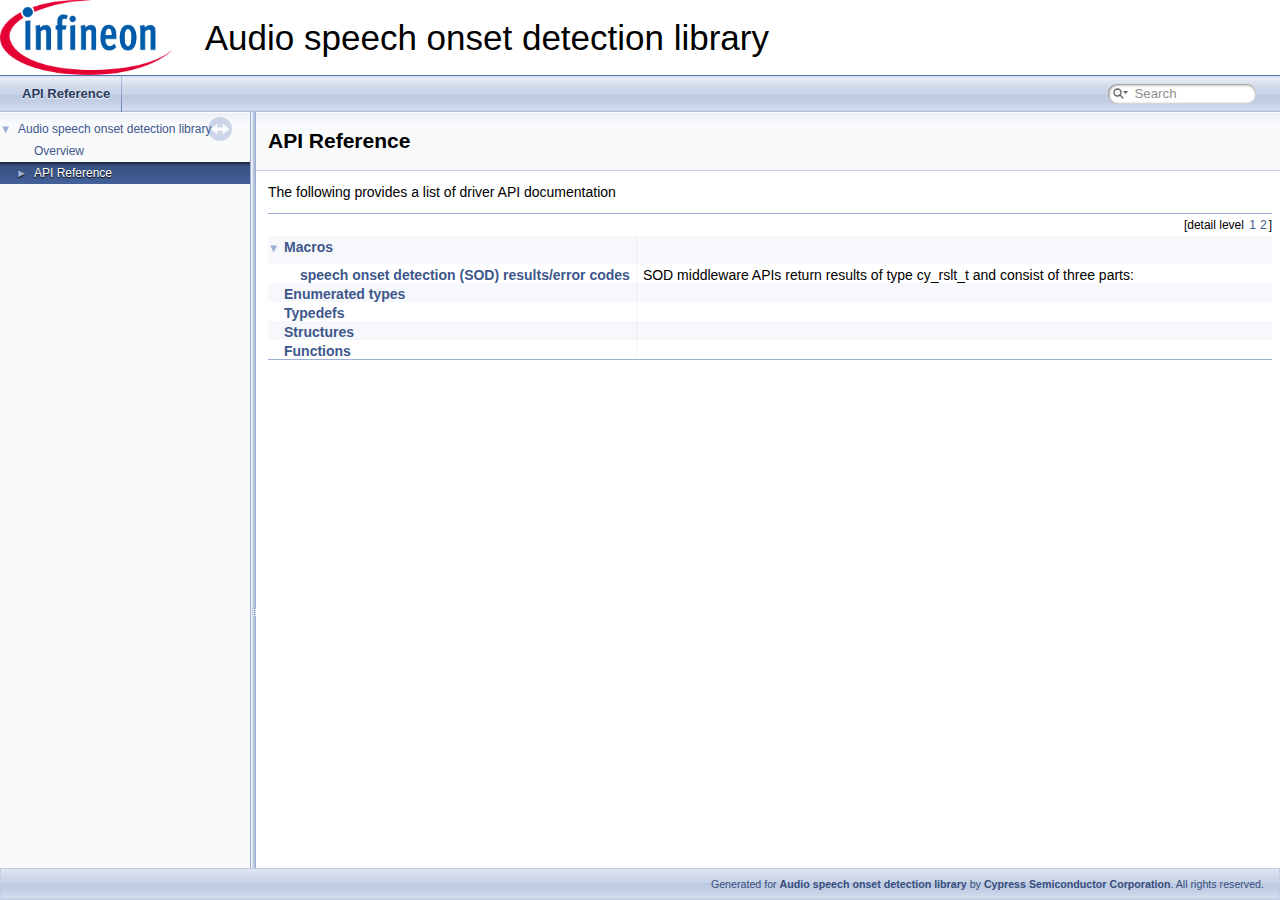
<file: docs/api_reference_manual/html/modules.html>
<!-- HTML header for doxygen 1.8.13-->
<!DOCTYPE html PUBLIC "-//W3C//DTD XHTML 1.0 Transitional//EN" "http://www.w3.org/TR/xhtml1/DTD/xhtml1-transitional.dtd">
<html xmlns="http://www.w3.org/1999/xhtml">
<head>
<meta http-equiv="Content-Type" content="text/xhtml;charset=UTF-8"/>
<meta http-equiv="X-UA-Compatible" content="IE=9"/>
<meta name="generator" content="Doxygen 1.9.2"/>
<meta name="viewport" content="width=device-width, initial-scale=1"/>
<title>Audio speech onset detection library: API Reference</title>
<link href="tabs.css" rel="stylesheet" type="text/css"/>
<script type="text/javascript" src="jquery.js"></script>
<script type="text/javascript" src="dynsections.js"></script>
<link href="navtree.css" rel="stylesheet" type="text/css"/>
<script type="text/javascript" src="resize.js"></script>
<script type="text/javascript" src="navtreedata.js"></script>
<script type="text/javascript" src="navtree.js"></script>
<link href="search/search.css" rel="stylesheet" type="text/css"/>
<script type="text/javascript" src="search/searchdata.js"></script>
<script type="text/javascript" src="search/search.js"></script>
<link href="doxygen_style.css" rel="stylesheet" type="text/css" />
</head>
<body>
<div id="top"><!-- do not remove this div, it is closed by doxygen! -->
<div id="titlearea">
<table cellspacing="0" cellpadding="0">
 <tbody>
 <tr style="height: 56px;">
  <td id="projectlogo"><a href="http://www.cypress.com/"><img alt="Logo" src="logo.png"/></a></td>
  <td id="projectalign" style="padding-left: 0.5em;">
   <div id="projectname">Audio speech onset detection library</div>
  </td>
 </tr>
 </tbody>
</table>
</div>
<!-- end header part -->
<!-- Generated by Doxygen 1.9.2 -->
<script type="text/javascript">
/* @license magnet:?xt=urn:btih:d3d9a9a6595521f9666a5e94cc830dab83b65699&amp;dn=expat.txt MIT */
var searchBox = new SearchBox("searchBox", "search",'Search','.html');
/* @license-end */
</script>
<script type="text/javascript" src="menudata.js"></script>
<script type="text/javascript" src="menu.js"></script>
<script type="text/javascript">
/* @license magnet:?xt=urn:btih:d3d9a9a6595521f9666a5e94cc830dab83b65699&amp;dn=expat.txt MIT */
$(function() {
  initMenu('',true,false,'search.php','Search');
  $(document).ready(function() { init_search(); });
});
/* @license-end */
</script>
<div id="main-nav"></div>
</div><!-- top -->
<div id="side-nav" class="ui-resizable side-nav-resizable">
  <div id="nav-tree">
    <div id="nav-tree-contents">
      <div id="nav-sync" class="sync"></div>
    </div>
  </div>
  <div id="splitbar" style="-moz-user-select:none;" 
       class="ui-resizable-handle">
  </div>
</div>
<script type="text/javascript">
/* @license magnet:?xt=urn:btih:d3d9a9a6595521f9666a5e94cc830dab83b65699&amp;dn=expat.txt MIT */
$(document).ready(function(){initNavTree('modules.html',''); initResizable(); });
/* @license-end */
</script>
<div id="doc-content">
<!-- window showing the filter options -->
<div id="MSearchSelectWindow"
     onmouseover="return searchBox.OnSearchSelectShow()"
     onmouseout="return searchBox.OnSearchSelectHide()"
     onkeydown="return searchBox.OnSearchSelectKey(event)">
</div>

<!-- iframe showing the search results (closed by default) -->
<div id="MSearchResultsWindow">
<iframe src="javascript:void(0)" frameborder="0" 
        name="MSearchResults" id="MSearchResults">
</iframe>
</div>

<div class="header">
  <div class="headertitle"><div class="title">API Reference</div></div>
</div><!--header-->
<div class="contents">
<div class="textblock">The following provides a list of driver API documentation</div><div class="directory">
<div class="levels">[detail level <span onclick="javascript:toggleLevel(1);">1</span><span onclick="javascript:toggleLevel(2);">2</span>]</div><table class="directory">
<tr id="row_0_" class="even"><td class="entry"><span style="width:0px;display:inline-block;">&#160;</span><span id="arr_0_" class="arrow" onclick="toggleFolder('0_')">&#9660;</span><a class="el" href="group__group__sod__macros.html" target="_self">Macros</a></td><td class="desc"></td></tr>
<tr id="row_0_0_"><td class="entry"><span style="width:32px;display:inline-block;">&#160;</span><a class="el" href="group__sod__results.html" target="_self">speech onset detection (SOD) results/error codes</a></td><td class="desc">SOD middleware APIs return results of type cy_rslt_t and consist of three parts: </td></tr>
<tr id="row_1_" class="even"><td class="entry"><span style="width:16px;display:inline-block;">&#160;</span><a class="el" href="group__group__sod__enums.html" target="_self">Enumerated types</a></td><td class="desc"></td></tr>
<tr id="row_2_"><td class="entry"><span style="width:16px;display:inline-block;">&#160;</span><a class="el" href="group__group__sod__typedefs.html" target="_self">Typedefs</a></td><td class="desc"></td></tr>
<tr id="row_3_" class="even"><td class="entry"><span style="width:16px;display:inline-block;">&#160;</span><a class="el" href="group__group__sod__structures.html" target="_self">Structures</a></td><td class="desc"></td></tr>
<tr id="row_4_"><td class="entry"><span style="width:16px;display:inline-block;">&#160;</span><a class="el" href="group__group__sod__functions.html" target="_self">Functions</a></td><td class="desc"></td></tr>
</table>
</div><!-- directory -->
</div><!-- contents -->
</div><!-- doc-content -->
<!-- start footer part -->
<div id="nav-path" class="navpath">
    <ul>
        <li class="footer">
            Generated for <b>Audio speech onset detection library</b> by <b>Cypress Semiconductor Corporation</b>.
            All rights reserved.
        </li>
    </ul>
</div>
</body>
</html>
</file>
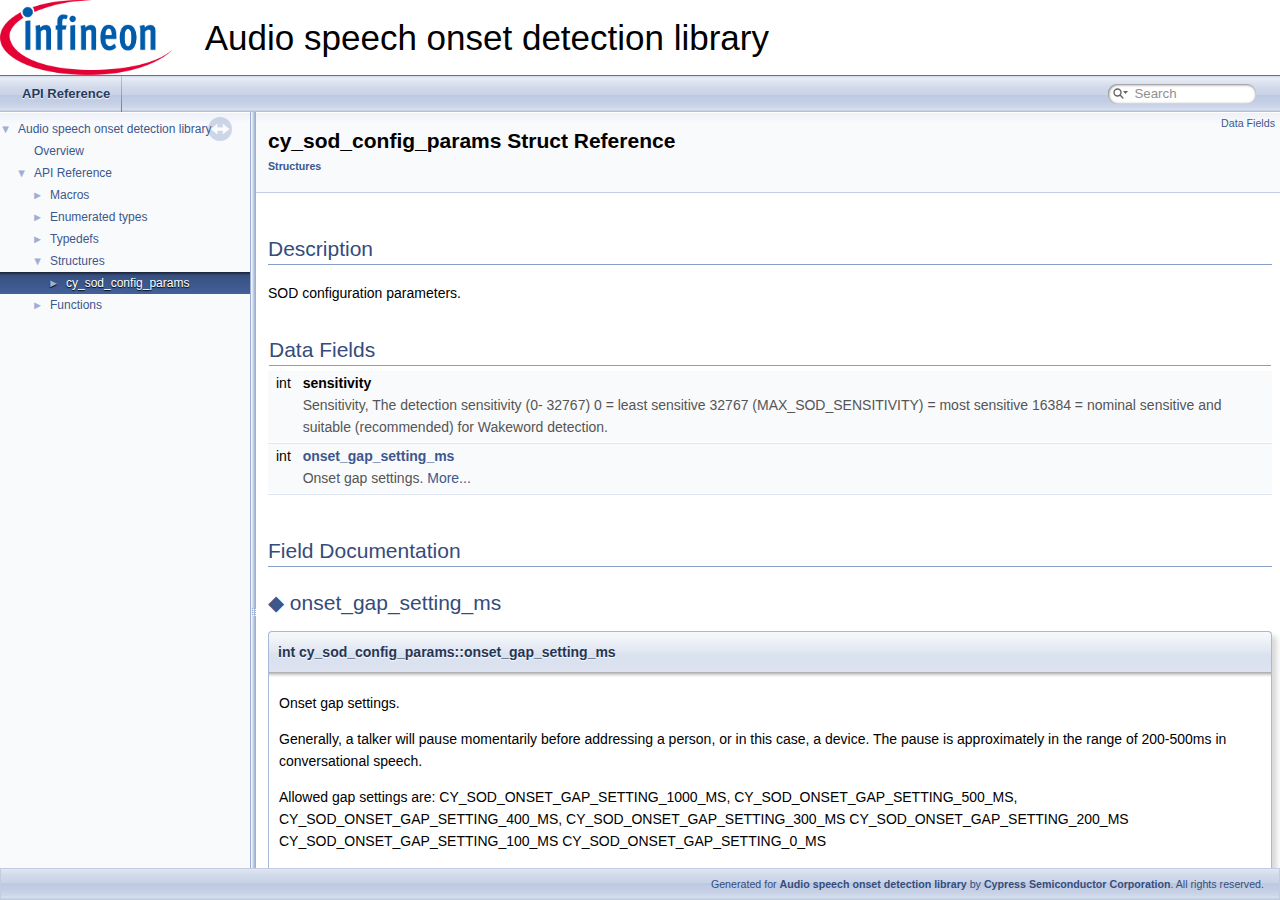
<file: docs/api_reference_manual/html/structcy__sod__config__params.html>
<!-- HTML header for doxygen 1.8.13-->
<!DOCTYPE html PUBLIC "-//W3C//DTD XHTML 1.0 Transitional//EN" "http://www.w3.org/TR/xhtml1/DTD/xhtml1-transitional.dtd">
<html xmlns="http://www.w3.org/1999/xhtml">
<head>
<meta http-equiv="Content-Type" content="text/xhtml;charset=UTF-8"/>
<meta http-equiv="X-UA-Compatible" content="IE=9"/>
<meta name="generator" content="Doxygen 1.9.2"/>
<meta name="viewport" content="width=device-width, initial-scale=1"/>
<title>Audio speech onset detection library: cy_sod_config_params Struct Reference</title>
<link href="tabs.css" rel="stylesheet" type="text/css"/>
<script type="text/javascript" src="jquery.js"></script>
<script type="text/javascript" src="dynsections.js"></script>
<link href="navtree.css" rel="stylesheet" type="text/css"/>
<script type="text/javascript" src="resize.js"></script>
<script type="text/javascript" src="navtreedata.js"></script>
<script type="text/javascript" src="navtree.js"></script>
<link href="search/search.css" rel="stylesheet" type="text/css"/>
<script type="text/javascript" src="search/searchdata.js"></script>
<script type="text/javascript" src="search/search.js"></script>
<link href="doxygen_style.css" rel="stylesheet" type="text/css" />
</head>
<body>
<div id="top"><!-- do not remove this div, it is closed by doxygen! -->
<div id="titlearea">
<table cellspacing="0" cellpadding="0">
 <tbody>
 <tr style="height: 56px;">
  <td id="projectlogo"><a href="http://www.cypress.com/"><img alt="Logo" src="logo.png"/></a></td>
  <td id="projectalign" style="padding-left: 0.5em;">
   <div id="projectname">Audio speech onset detection library</div>
  </td>
 </tr>
 </tbody>
</table>
</div>
<!-- end header part -->
<!-- Generated by Doxygen 1.9.2 -->
<script type="text/javascript">
/* @license magnet:?xt=urn:btih:d3d9a9a6595521f9666a5e94cc830dab83b65699&amp;dn=expat.txt MIT */
var searchBox = new SearchBox("searchBox", "search",'Search','.html');
/* @license-end */
</script>
<script type="text/javascript" src="menudata.js"></script>
<script type="text/javascript" src="menu.js"></script>
<script type="text/javascript">
/* @license magnet:?xt=urn:btih:d3d9a9a6595521f9666a5e94cc830dab83b65699&amp;dn=expat.txt MIT */
$(function() {
  initMenu('',true,false,'search.php','Search');
  $(document).ready(function() { init_search(); });
});
/* @license-end */
</script>
<div id="main-nav"></div>
</div><!-- top -->
<div id="side-nav" class="ui-resizable side-nav-resizable">
  <div id="nav-tree">
    <div id="nav-tree-contents">
      <div id="nav-sync" class="sync"></div>
    </div>
  </div>
  <div id="splitbar" style="-moz-user-select:none;" 
       class="ui-resizable-handle">
  </div>
</div>
<script type="text/javascript">
/* @license magnet:?xt=urn:btih:d3d9a9a6595521f9666a5e94cc830dab83b65699&amp;dn=expat.txt MIT */
$(document).ready(function(){initNavTree('structcy__sod__config__params.html',''); initResizable(); });
/* @license-end */
</script>
<div id="doc-content">
<!-- window showing the filter options -->
<div id="MSearchSelectWindow"
     onmouseover="return searchBox.OnSearchSelectShow()"
     onmouseout="return searchBox.OnSearchSelectHide()"
     onkeydown="return searchBox.OnSearchSelectKey(event)">
</div>

<!-- iframe showing the search results (closed by default) -->
<div id="MSearchResultsWindow">
<iframe src="javascript:void(0)" frameborder="0" 
        name="MSearchResults" id="MSearchResults">
</iframe>
</div>

<div class="header">
  <div class="summary">
<a href="#pub-attribs">Data Fields</a>  </div>
  <div class="headertitle"><div class="title">cy_sod_config_params Struct Reference<div class="ingroups"><a class="el" href="group__group__sod__structures.html">Structures</a></div></div></div>
</div><!--header-->
<div class="contents">
<a name="details" id="details"></a><h2 class="groupheader">Description</h2>
<div class="textblock"><p >SOD configuration parameters. </p>
</div><table class="memberdecls">
<tr class="heading"><td colspan="2"><h2 class="groupheader"><a id="pub-attribs" name="pub-attribs"></a>
Data Fields</h2></td></tr>
<tr class="memitem:ab91a98fcc3f8f836a99223ea36ddc7ab"><td class="memItemLeft" align="right" valign="top"><a id="ab91a98fcc3f8f836a99223ea36ddc7ab" name="ab91a98fcc3f8f836a99223ea36ddc7ab"></a>
int&#160;</td><td class="memItemRight" valign="bottom"><b>sensitivity</b></td></tr>
<tr class="memdesc:ab91a98fcc3f8f836a99223ea36ddc7ab"><td class="mdescLeft">&#160;</td><td class="mdescRight">Sensitivity, The detection sensitivity (0- 32767) 0 = least sensitive 32767 (MAX_SOD_SENSITIVITY) = most sensitive 16384 = nominal sensitive and suitable (recommended) for Wakeword detection. <br /></td></tr>
<tr class="separator:ab91a98fcc3f8f836a99223ea36ddc7ab"><td class="memSeparator" colspan="2">&#160;</td></tr>
<tr class="memitem:a74897f0c20ebf170e33f9fc9233e9191"><td class="memItemLeft" align="right" valign="top">int&#160;</td><td class="memItemRight" valign="bottom"><a class="el" href="structcy__sod__config__params.html#a74897f0c20ebf170e33f9fc9233e9191">onset_gap_setting_ms</a></td></tr>
<tr class="memdesc:a74897f0c20ebf170e33f9fc9233e9191"><td class="mdescLeft">&#160;</td><td class="mdescRight">Onset gap settings.  <a href="structcy__sod__config__params.html#a74897f0c20ebf170e33f9fc9233e9191">More...</a><br /></td></tr>
<tr class="separator:a74897f0c20ebf170e33f9fc9233e9191"><td class="memSeparator" colspan="2">&#160;</td></tr>
</table>
<h2 class="groupheader">Field Documentation</h2>
<a id="a74897f0c20ebf170e33f9fc9233e9191" name="a74897f0c20ebf170e33f9fc9233e9191"></a>
<h2 class="memtitle"><span class="permalink"><a href="#a74897f0c20ebf170e33f9fc9233e9191">&#9670;&nbsp;</a></span>onset_gap_setting_ms</h2>

<div class="memitem">
<div class="memproto">
      <table class="memname">
        <tr>
          <td class="memname">int cy_sod_config_params::onset_gap_setting_ms</td>
        </tr>
      </table>
</div><div class="memdoc">

<p>Onset gap settings. </p>
<p >Generally, a talker will pause momentarily before addressing a person, or in this case, a device. The pause is approximately in the range of 200-500ms in conversational speech.</p>
<p >Allowed gap settings are: CY_SOD_ONSET_GAP_SETTING_1000_MS, CY_SOD_ONSET_GAP_SETTING_500_MS, CY_SOD_ONSET_GAP_SETTING_400_MS, CY_SOD_ONSET_GAP_SETTING_300_MS CY_SOD_ONSET_GAP_SETTING_200_MS CY_SOD_ONSET_GAP_SETTING_100_MS CY_SOD_ONSET_GAP_SETTING_0_MS</p>
<p >For wake-word detection, better behavior is seen with a CY_SOD_ONSET_GAP_SETTING_400_MS gap setting. </p>

</div>
</div>
</div><!-- contents -->
</div><!-- doc-content -->
<!-- start footer part -->
<div id="nav-path" class="navpath">
    <ul>
        <li class="footer">
            Generated for <b>Audio speech onset detection library</b> by <b>Cypress Semiconductor Corporation</b>.
            All rights reserved.
        </li>
    </ul>
</div>
</body>
</html>
</file>
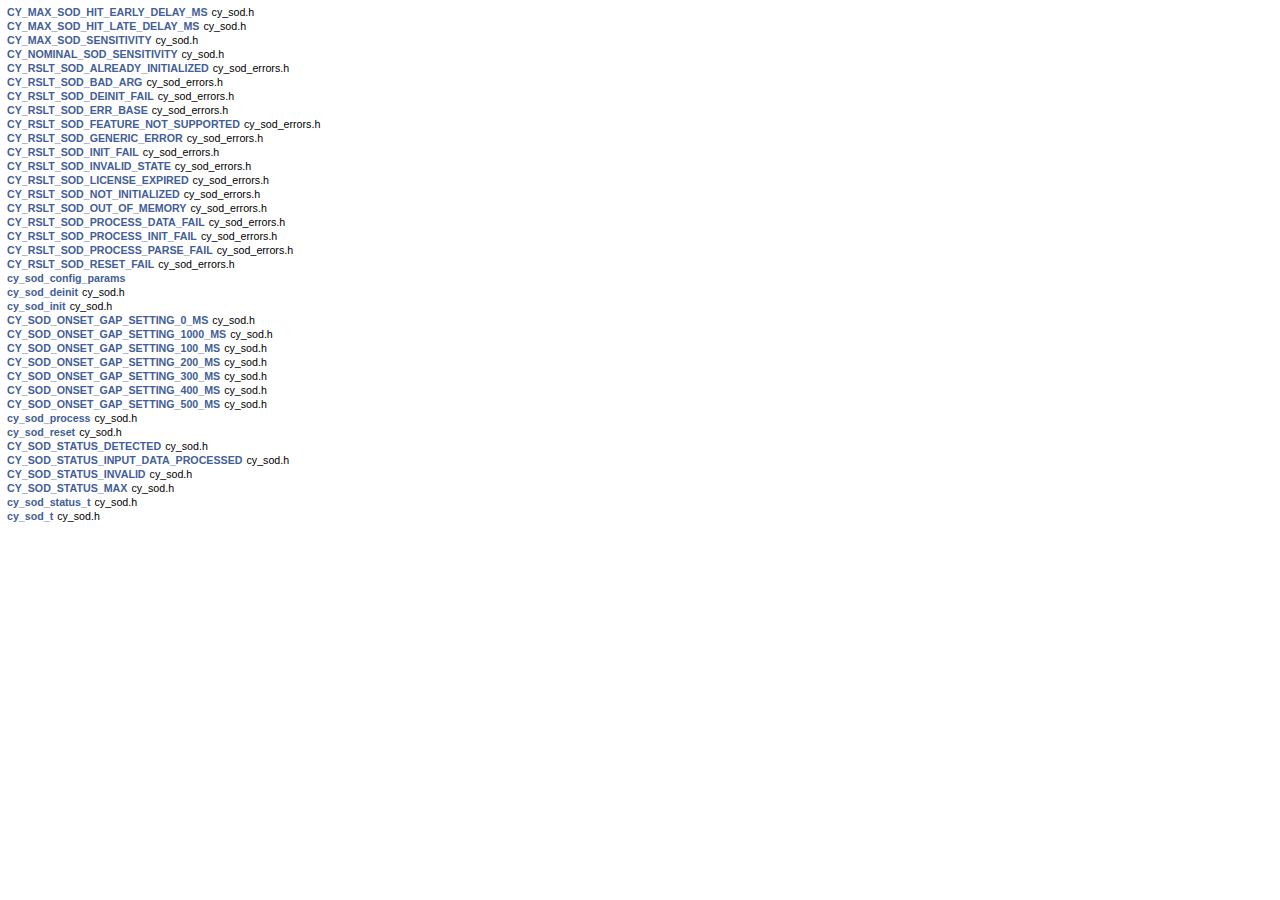
<file: docs/api_reference_manual/html/search/all_0.html>
<!DOCTYPE html PUBLIC "-//W3C//DTD XHTML 1.0 Transitional//EN" "https://www.w3.org/TR/xhtml1/DTD/xhtml1-transitional.dtd">
<html xmlns="http://www.w3.org/1999/xhtml">
<head><title></title>
<meta http-equiv="Content-Type" content="text/xhtml;charset=UTF-8"/>
<meta name="generator" content="Doxygen 1.9.2"/>
<link rel="stylesheet" type="text/css" href="search.css"/>
<script type="text/javascript" src="all_0.js"></script>
<script type="text/javascript" src="search.js"></script>
</head>
<body class="SRPage">
<div id="SRIndex">
<div class="SRStatus" id="Loading">Loading...</div>
<div id="SRResults"></div>
<script type="text/javascript">
/* @license magnet:?xt=urn:btih:d3d9a9a6595521f9666a5e94cc830dab83b65699&amp;dn=expat.txt MIT */
createResults();
/* @license-end */
</script>
<div class="SRStatus" id="Searching">Searching...</div>
<div class="SRStatus" id="NoMatches">No Matches</div>
<script type="text/javascript">
/* @license magnet:?xt=urn:btih:d3d9a9a6595521f9666a5e94cc830dab83b65699&amp;dn=expat.txt MIT */
document.getElementById("Loading").style.display="none";
document.getElementById("NoMatches").style.display="none";
var searchResults = new SearchResults("searchResults");
searchResults.Search();
window.addEventListener("message", function(event) {
  if (event.data == "take_focus") {
    var elem = searchResults.NavNext(0);
    if (elem) elem.focus();
  }
});
/* @license-end */
</script>
</div>
</body>
</html>
</file>
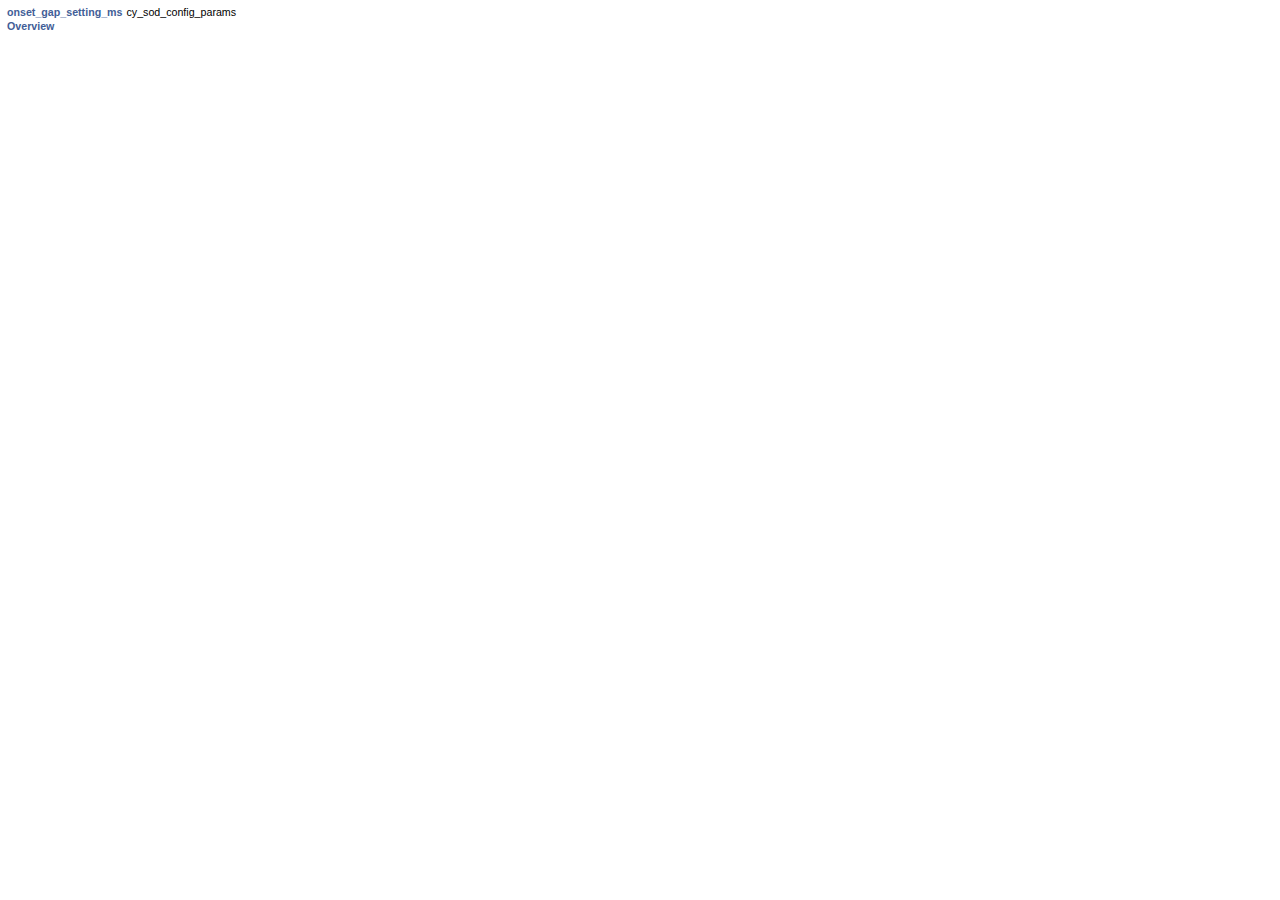
<file: docs/api_reference_manual/html/search/all_4.html>
<!DOCTYPE html PUBLIC "-//W3C//DTD XHTML 1.0 Transitional//EN" "https://www.w3.org/TR/xhtml1/DTD/xhtml1-transitional.dtd">
<html xmlns="http://www.w3.org/1999/xhtml">
<head><title></title>
<meta http-equiv="Content-Type" content="text/xhtml;charset=UTF-8"/>
<meta name="generator" content="Doxygen 1.9.2"/>
<link rel="stylesheet" type="text/css" href="search.css"/>
<script type="text/javascript" src="all_4.js"></script>
<script type="text/javascript" src="search.js"></script>
</head>
<body class="SRPage">
<div id="SRIndex">
<div class="SRStatus" id="Loading">Loading...</div>
<div id="SRResults"></div>
<script type="text/javascript">
/* @license magnet:?xt=urn:btih:d3d9a9a6595521f9666a5e94cc830dab83b65699&amp;dn=expat.txt MIT */
createResults();
/* @license-end */
</script>
<div class="SRStatus" id="Searching">Searching...</div>
<div class="SRStatus" id="NoMatches">No Matches</div>
<script type="text/javascript">
/* @license magnet:?xt=urn:btih:d3d9a9a6595521f9666a5e94cc830dab83b65699&amp;dn=expat.txt MIT */
document.getElementById("Loading").style.display="none";
document.getElementById("NoMatches").style.display="none";
var searchResults = new SearchResults("searchResults");
searchResults.Search();
window.addEventListener("message", function(event) {
  if (event.data == "take_focus") {
    var elem = searchResults.NavNext(0);
    if (elem) elem.focus();
  }
});
/* @license-end */
</script>
</div>
</body>
</html>
</file>
<file: docs/api_reference_manual/html/tabs.css>
.sm{position:relative;z-index:9999}.sm,.sm ul,.sm li{display:block;list-style:none;margin:0;padding:0;line-height:normal;direction:ltr;text-align:left;-webkit-tap-highlight-color:rgba(0,0,0,0)}.sm-rtl,.sm-rtl ul,.sm-rtl li{direction:rtl;text-align:right}.sm>li>h1,.sm>li>h2,.sm>li>h3,.sm>li>h4,.sm>li>h5,.sm>li>h6{margin:0;padding:0}.sm ul{display:none}.sm li,.sm a{position:relative}.sm a{display:block}.sm a.disabled{cursor:not-allowed}.sm:after{content:"\00a0";display:block;height:0;font:0/0 serif;clear:both;visibility:hidden;overflow:hidden}.sm,.sm *,.sm *:before,.sm *:after{-moz-box-sizing:border-box;-webkit-box-sizing:border-box;box-sizing:border-box}.main-menu-btn{position:relative;display:inline-block;width:36px;height:36px;text-indent:36px;margin-left:8px;white-space:nowrap;overflow:hidden;cursor:pointer;-webkit-tap-highlight-color:rgba(0,0,0,0)}.main-menu-btn-icon,.main-menu-btn-icon:before,.main-menu-btn-icon:after{position:absolute;top:50%;left:2px;height:2px;width:24px;background:#666;-webkit-transition:all .25s;transition:all .25s}.main-menu-btn-icon:before{content:'';top:-7px;left:0}.main-menu-btn-icon:after{content:'';top:7px;left:0}#main-menu-state:checked ~ .main-menu-btn .main-menu-btn-icon{height:0}#main-menu-state:checked ~ .main-menu-btn .main-menu-btn-icon:before{top:0;-webkit-transform:rotate(-45deg);transform:rotate(-45deg)}#main-menu-state:checked ~ .main-menu-btn .main-menu-btn-icon:after{top:0;-webkit-transform:rotate(45deg);transform:rotate(45deg)}#main-menu-state{position:absolute;width:1px;height:1px;margin:-1px;border:0;padding:0;overflow:hidden;clip:rect(1px,1px,1px,1px)}#main-menu-state:not(:checked) ~ #main-menu{display:none}#main-menu-state:checked ~ #main-menu{display:block}@media(min-width:768px){.main-menu-btn{position:absolute;top:-99999px}#main-menu-state:not(:checked) ~ #main-menu{display:block}}.sm-dox{background-image:url("tab_b.png")}.sm-dox a,.sm-dox a:focus,.sm-dox a:hover,.sm-dox a:active{padding:0 12px;padding-right:43px;font-family:"Lucida Grande","Geneva","Helvetica",Arial,sans-serif;font-size:13px;font-weight:bold;line-height:36px;text-decoration:none;text-shadow:0 1px 1px rgba(255,255,255,0.9);color:#283a5d;outline:0}.sm-dox a:hover{background-image:url("tab_a.png");background-repeat:repeat-x;color:white;text-shadow:0 1px 1px black}.sm-dox a.current{color:#d23600}.sm-dox a.disabled{color:#bbb}.sm-dox a span.sub-arrow{position:absolute;top:50%;margin-top:-14px;left:auto;right:3px;width:28px;height:28px;overflow:hidden;font:bold 12px/28px monospace !important;text-align:center;text-shadow:none;background:rgba(255,255,255,0.5);-moz-border-radius:5px;-webkit-border-radius:5px;border-radius:5px}.sm-dox a span.sub-arrow:before{display:block;content:'+'}.sm-dox a.highlighted span.sub-arrow:before{display:block;content:'-'}.sm-dox>li:first-child>a,.sm-dox>li:first-child>:not(ul) a{-moz-border-radius:5px 5px 0 0;-webkit-border-radius:5px;border-radius:5px 5px 0 0}.sm-dox>li:last-child>a,.sm-dox>li:last-child>*:not(ul) a,.sm-dox>li:last-child>ul,.sm-dox>li:last-child>ul>li:last-child>a,.sm-dox>li:last-child>ul>li:last-child>*:not(ul) a,.sm-dox>li:last-child>ul>li:last-child>ul,.sm-dox>li:last-child>ul>li:last-child>ul>li:last-child>a,.sm-dox>li:last-child>ul>li:last-child>ul>li:last-child>*:not(ul) a,.sm-dox>li:last-child>ul>li:last-child>ul>li:last-child>ul,.sm-dox>li:last-child>ul>li:last-child>ul>li:last-child>ul>li:last-child>a,.sm-dox>li:last-child>ul>li:last-child>ul>li:last-child>ul>li:last-child>*:not(ul) a,.sm-dox>li:last-child>ul>li:last-child>ul>li:last-child>ul>li:last-child>ul,.sm-dox>li:last-child>ul>li:last-child>ul>li:last-child>ul>li:last-child>ul>li:last-child>a,.sm-dox>li:last-child>ul>li:last-child>ul>li:last-child>ul>li:last-child>ul>li:last-child>*:not(ul) a,.sm-dox>li:last-child>ul>li:last-child>ul>li:last-child>ul>li:last-child>ul>li:last-child>ul{-moz-border-radius:0 0 5px 5px;-webkit-border-radius:0;border-radius:0 0 5px 5px}.sm-dox>li:last-child>a.highlighted,.sm-dox>li:last-child>*:not(ul) a.highlighted,.sm-dox>li:last-child>ul>li:last-child>a.highlighted,.sm-dox>li:last-child>ul>li:last-child>*:not(ul) a.highlighted,.sm-dox>li:last-child>ul>li:last-child>ul>li:last-child>a.highlighted,.sm-dox>li:last-child>ul>li:last-child>ul>li:last-child>*:not(ul) a.highlighted,.sm-dox>li:last-child>ul>li:last-child>ul>li:last-child>ul>li:last-child>a.highlighted,.sm-dox>li:last-child>ul>li:last-child>ul>li:last-child>ul>li:last-child>*:not(ul) a.highlighted,.sm-dox>li:last-child>ul>li:last-child>ul>li:last-child>ul>li:last-child>ul>li:last-child>a.highlighted,.sm-dox>li:last-child>ul>li:last-child>ul>li:last-child>ul>li:last-child>ul>li:last-child>*:not(ul) a.highlighted{-moz-border-radius:0;-webkit-border-radius:0;border-radius:0}.sm-dox ul{background:rgba(162,162,162,0.1)}.sm-dox ul a,.sm-dox ul a:focus,.sm-dox ul a:hover,.sm-dox ul a:active{font-size:12px;border-left:8px solid transparent;line-height:36px;text-shadow:none;background-color:white;background-image:none}.sm-dox ul a:hover{background-image:url("tab_a.png");background-repeat:repeat-x;color:white;text-shadow:0 1px 1px black}.sm-dox ul ul a,.sm-dox ul ul a:hover,.sm-dox ul ul a:focus,.sm-dox ul ul a:active{border-left:16px solid transparent}.sm-dox ul ul ul a,.sm-dox ul ul ul a:hover,.sm-dox ul ul ul a:focus,.sm-dox ul ul ul a:active{border-left:24px solid transparent}.sm-dox ul ul ul ul a,.sm-dox ul ul ul ul a:hover,.sm-dox ul ul ul ul a:focus,.sm-dox ul ul ul ul a:active{border-left:32px solid transparent}.sm-dox ul ul ul ul ul a,.sm-dox ul ul ul ul ul a:hover,.sm-dox ul ul ul ul ul a:focus,.sm-dox ul ul ul ul ul a:active{border-left:40px solid transparent}@media(min-width:768px){.sm-dox ul{position:absolute;width:12em}.sm-dox li{float:left}.sm-dox.sm-rtl li{float:right}.sm-dox ul li,.sm-dox.sm-rtl ul li,.sm-dox.sm-vertical li{float:none}.sm-dox a{white-space:nowrap}.sm-dox ul a,.sm-dox.sm-vertical a{white-space:normal}.sm-dox .sm-nowrap>li>a,.sm-dox .sm-nowrap>li>:not(ul) a{white-space:nowrap}.sm-dox{padding:0 10px;background-image:url("tab_b.png");line-height:36px}.sm-dox a span.sub-arrow{top:50%;margin-top:-2px;right:12px;width:0;height:0;border-width:4px;border-style:solid dashed dashed dashed;border-color:#283a5d transparent transparent transparent;background:transparent;-moz-border-radius:0;-webkit-border-radius:0;border-radius:0}.sm-dox a,.sm-dox a:focus,.sm-dox a:active,.sm-dox a:hover,.sm-dox a.highlighted{padding:0 12px;background-image:url("tab_s.png");background-repeat:no-repeat;background-position:right;-moz-border-radius:0 !important;-webkit-border-radius:0;border-radius:0 !important}.sm-dox a:hover{background-image:url("tab_a.png");background-repeat:repeat-x;color:white;text-shadow:0 1px 1px black}.sm-dox a:hover span.sub-arrow{border-color:white transparent transparent transparent}.sm-dox a.has-submenu{padding-right:24px}.sm-dox li{border-top:0}.sm-dox>li>ul:before,.sm-dox>li>ul:after{content:'';position:absolute;top:-18px;left:30px;width:0;height:0;overflow:hidden;border-width:9px;border-style:dashed dashed solid dashed;border-color:transparent transparent #bbb transparent}.sm-dox>li>ul:after{top:-16px;left:31px;border-width:8px;border-color:transparent transparent #fff transparent}.sm-dox ul{border:1px solid #bbb;padding:5px 0;background:#fff;-moz-border-radius:5px !important;-webkit-border-radius:5px;border-radius:5px !important;-moz-box-shadow:0 5px 9px rgba(0,0,0,0.2);-webkit-box-shadow:0 5px 9px rgba(0,0,0,0.2);box-shadow:0 5px 9px rgba(0,0,0,0.2)}.sm-dox ul a span.sub-arrow{right:8px;top:50%;margin-top:-5px;border-width:5px;border-color:transparent transparent transparent #555;border-style:dashed dashed dashed solid}.sm-dox ul a,.sm-dox ul a:hover,.sm-dox ul a:focus,.sm-dox ul a:active,.sm-dox ul a.highlighted{color:#555;background-image:none;border:0 !important;color:#555;background-image:none}.sm-dox ul a:hover{background-image:url("tab_a.png");background-repeat:repeat-x;color:white;text-shadow:0 1px 1px black}.sm-dox ul a:hover span.sub-arrow{border-color:transparent transparent transparent white}.sm-dox span.scroll-up,.sm-dox span.scroll-down{position:absolute;display:none;visibility:hidden;overflow:hidden;background:#fff;height:36px}.sm-dox span.scroll-up:hover,.sm-dox span.scroll-down:hover{background:#eee}.sm-dox span.scroll-up:hover span.scroll-up-arrow,.sm-dox span.scroll-up:hover span.scroll-down-arrow{border-color:transparent transparent #d23600 transparent}.sm-dox span.scroll-down:hover span.scroll-down-arrow{border-color:#d23600 transparent transparent transparent}.sm-dox span.scroll-up-arrow,.sm-dox span.scroll-down-arrow{position:absolute;top:0;left:50%;margin-left:-6px;width:0;height:0;overflow:hidden;border-width:6px;border-style:dashed dashed solid dashed;border-color:transparent transparent #555 transparent}.sm-dox span.scroll-down-arrow{top:8px;border-style:solid dashed dashed dashed;border-color:#555 transparent transparent transparent}.sm-dox.sm-rtl a.has-submenu{padding-right:12px;padding-left:24px}.sm-dox.sm-rtl a span.sub-arrow{right:auto;left:12px}.sm-dox.sm-rtl.sm-vertical a.has-submenu{padding:10px 20px}.sm-dox.sm-rtl.sm-vertical a span.sub-arrow{right:auto;left:8px;border-style:dashed solid dashed dashed;border-color:transparent #555 transparent transparent}.sm-dox.sm-rtl>li>ul:before{left:auto;right:30px}.sm-dox.sm-rtl>li>ul:after{left:auto;right:31px}.sm-dox.sm-rtl ul a.has-submenu{padding:10px 20px !important}.sm-dox.sm-rtl ul a span.sub-arrow{right:auto;left:8px;border-style:dashed solid dashed dashed;border-color:transparent #555 transparent transparent}.sm-dox.sm-vertical{padding:10px 0;-moz-border-radius:5px;-webkit-border-radius:5px;border-radius:5px}.sm-dox.sm-vertical a{padding:10px 20px}.sm-dox.sm-vertical a:hover,.sm-dox.sm-vertical a:focus,.sm-dox.sm-vertical a:active,.sm-dox.sm-vertical a.highlighted{background:#fff}.sm-dox.sm-vertical a.disabled{background-image:url("tab_b.png")}.sm-dox.sm-vertical a span.sub-arrow{right:8px;top:50%;margin-top:-5px;border-width:5px;border-style:dashed dashed dashed solid;border-color:transparent transparent transparent #555}.sm-dox.sm-vertical>li>ul:before,.sm-dox.sm-vertical>li>ul:after{display:none}.sm-dox.sm-vertical ul a{padding:10px 20px}.sm-dox.sm-vertical ul a:hover,.sm-dox.sm-vertical ul a:focus,.sm-dox.sm-vertical ul a:active,.sm-dox.sm-vertical ul a.highlighted{background:#eee}.sm-dox.sm-vertical ul a.disabled{background:#fff}}
</file>
<file: docs/api_reference_manual/html/navtree.css>
#nav-tree .children_ul {
  margin:0;
  padding:4px;
}

#nav-tree ul {
  list-style:none outside none;
  margin:0px;
  padding:0px;
}

#nav-tree li {
  white-space:nowrap;
  margin:0px;
  padding:0px;
}

#nav-tree .plus {
  margin:0px;
}

#nav-tree .selected {
  background-image: url('tab_a.png');
  background-repeat:repeat-x;
  color: #fff;
  text-shadow: 0px 1px 1px rgba(0, 0, 0, 1.0);
}

#nav-tree img {
  margin:0px;
  padding:0px;
  border:0px;
  vertical-align: middle;
}

#nav-tree a {
  text-decoration:none;
  padding:0px;
  margin:0px;
  outline:none;
}

#nav-tree .label {
  margin:0px;
  padding:0px;
  font: 12px 'Lucida Grande',Geneva,Helvetica,Arial,sans-serif;
}

#nav-tree .label a {
  padding:2px;
}

#nav-tree .selected a {
  text-decoration:none;
  color:#fff;
}

#nav-tree .children_ul {
  margin:0px;
  padding:0px;
}

#nav-tree .item {
  margin:0px;
  padding:0px;
}

#nav-tree {
  padding: 0px 0px;
  background-color: #FAFAFF; 
  font-size:14px;
  overflow:auto;
}

#doc-content {
  overflow:auto;
  display:block;
  padding:0px;
  margin:0px;
  -webkit-overflow-scrolling : touch; /* iOS 5+ */
}

#side-nav {
  padding:0 6px 0 0;
  margin: 0px;
  display:block;
  position: absolute;
  left: 0px;
  width: 250px;
  overflow : hidden;
}

.ui-resizable .ui-resizable-handle {
  display:block;
}

.ui-resizable-e {
  background-image:url("splitbar.png");
  background-size:100%;
  background-repeat:repeat-y;
  background-attachment: scroll;
  cursor:ew-resize;
  height:100%;
  right:0;
  top:0;
  width:6px;
}

.ui-resizable-handle {
  display:none;
  font-size:0.1px;
  position:absolute;
  z-index:1;
}

#nav-tree-contents {
  margin: 6px 0px 0px 0px;
}

#nav-tree {
  background-image:url('nav_h.png');
  background-repeat:repeat-x;
  background-color: #F9FAFC;
  -webkit-overflow-scrolling : touch; /* iOS 5+ */
}

#nav-sync {
  position:absolute;
  top:5px;
  right:24px;
  z-index:0;
}

#nav-sync img {
  opacity:0.3;
}

#nav-sync img:hover {
  opacity:0.9;
}

@media print
{
  #nav-tree { display: none; }
  div.ui-resizable-handle { display: none; position: relative; }
}
</file>
<file: docs/api_reference_manual/html/search/search.css>
/*---------------- Search Box */

#MSearchBox {
    white-space : nowrap;
    background: white;
    border-radius: 0.65em;
    box-shadow: inset 0.5px 0.5px 3px 0px #555;
    z-index: 102;
}

#MSearchBox .left {
    display: inline-block;
    vertical-align: middle;
    height: 1.4em;
}

#MSearchSelect {
    display: inline-block;
    vertical-align: middle;
    height: 19px;
    padding: 0 0 0 0.3em;
    margin: 0;
}

#MSearchField {
    display: inline-block;
    vertical-align: middle;
    width: 7.5em;
    height: 19px;
    margin: 0 0.15em;
    padding: 0;
    line-height: 1em;
    border:none;
    color: #909090;
    outline: none;
    font-family: Arial, Verdana, sans-serif;
    -webkit-border-radius: 0px;
    border-radius: 0px;
    background: none;
}

@media(hover: none) {
    /* to avoid zooming on iOS */
    #MSearchField {
        font-size: 16px;
    }
}

#MSearchBox .right {
    display: inline-block;
    vertical-align: middle;
    width: 1.4em;
    height: 1.4em;
}

#MSearchClose {
    display: none;
    font-size: inherit;
    background : none;
    border: none;
    margin: 0;
    padding: 0;
    outline: none;

}

#MSearchCloseImg {
    height: 1.4em;
    padding: 0.3em;
    margin: 0;
}

.MSearchBoxActive #MSearchField {
    color: #000000;
}

#main-menu > li:last-child {
    /* This <li> object is the parent of the search bar */
    display: flex;
    justify-content: center;
    align-items: center;
    height: 36px;
    margin-right: 1em;
}

/*---------------- Search filter selection */

#MSearchSelectWindow {
    display: none;
    position: absolute;
    left: 0; top: 0;
    border: 1px solid #90A5CE;
    background-color: #F9FAFC;
    z-index: 10001;
    padding-top: 4px;
    padding-bottom: 4px;
    -moz-border-radius: 4px;
    -webkit-border-top-left-radius: 4px;
    -webkit-border-top-right-radius: 4px;
    -webkit-border-bottom-left-radius: 4px;
    -webkit-border-bottom-right-radius: 4px;
    -webkit-box-shadow: 5px 5px 5px rgba(0, 0, 0, 0.15);
}

.SelectItem {
    font: 8pt Arial, Verdana, sans-serif;
    padding-left:  2px;
    padding-right: 12px;
    border: 0px;
}

span.SelectionMark {
    margin-right: 4px;
    font-family: monospace;
    outline-style: none;
    text-decoration: none;
}

a.SelectItem {
    display: block;
    outline-style: none;
    color: #000000; 
    text-decoration: none;
    padding-left:   6px;
    padding-right: 12px;
}

a.SelectItem:focus,
a.SelectItem:active {
    color: #000000; 
    outline-style: none;
    text-decoration: none;
}

a.SelectItem:hover {
    color: #FFFFFF;
    background-color: #3D578C;
    outline-style: none;
    text-decoration: none;
    cursor: pointer;
    display: block;
}

/*---------------- Search results window */

iframe#MSearchResults {
    /*width: 60ex;*/
    height: 15em;
}

#MSearchResultsWindow {
    display: none;
    position: absolute;
    left: 0; top: 0;
    border: 1px solid #000;
    background-color: #EEF1F7;
    z-index:10000;
}

/* ----------------------------------- */


#SRIndex {
    clear:both; 
    padding-bottom: 15px;
}

.SREntry {
    font-size: 10pt;
    padding-left: 1ex;
}

.SRPage .SREntry {
    font-size: 8pt;
    padding: 1px 5px;
}

body.SRPage {
    margin: 5px 2px;
}

.SRChildren {
    padding-left: 3ex; padding-bottom: .5em 
}

.SRPage .SRChildren {
    display: none;
}

.SRSymbol {
    font-weight: bold; 
    color: #425E97;
    font-family: Arial, Verdana, sans-serif;
    text-decoration: none;
    outline: none;
}

a.SRScope {
    display: block;
    color: #425E97; 
    font-family: Arial, Verdana, sans-serif;
    text-decoration: none;
    outline: none;
}

a.SRSymbol:focus, a.SRSymbol:active,
a.SRScope:focus, a.SRScope:active {
    text-decoration: underline;
}

span.SRScope {
    padding-left: 4px;
    font-family: Arial, Verdana, sans-serif;
}

.SRPage .SRStatus {
    padding: 2px 5px;
    font-size: 8pt;
    font-style: italic;
    font-family: Arial, Verdana, sans-serif;
}

.SRResult {
    display: none;
}

div.searchresults {
    margin-left: 10px;
    margin-right: 10px;
}

/*---------------- External search page results */

.searchresult {
    background-color: #F0F3F8;
}

.pages b {
   color: white;
   padding: 5px 5px 3px 5px;
   background-image: url("../tab_a.png");
   background-repeat: repeat-x;
   text-shadow: 0 1px 1px #000000;
}

.pages {
    line-height: 17px;
    margin-left: 4px;
    text-decoration: none;
}

.hl {
    font-weight: bold;
}

#searchresults {
    margin-bottom: 20px;
}

.searchpages {
    margin-top: 10px;
}
</file>
<file: docs/api_reference_manual/html/doxygen_style.css>
/* The standard CSS for doxygen 1.8.11 */

body, table, div, p, dl {
	font: 400 14px/22px Roboto,sans-serif;
}

/* @group Heading Levels */

h1.groupheader {
	font-size: 150%;
}

.title {
	font: 400 14px/28px Roboto,sans-serif;
	font-size: 150%;
	font-weight: bold;
	margin: 10px 2px;
}

h2.groupheader {
	border-bottom: 1px solid #879ECB;
	color: #354C7B;
	font-size: 150%;
	font-weight: normal;
	margin-top: 1.75em;
	padding-top: 8px;
	padding-bottom: 4px;
	width: 100%;
}

h3.groupheader {
	font-size: 100%;
}

h1, h2, h3, h4, h5, h6 {
	-webkit-transition: text-shadow 0.5s linear;
	-moz-transition: text-shadow 0.5s linear;
	-ms-transition: text-shadow 0.5s linear;
	-o-transition: text-shadow 0.5s linear;
	transition: text-shadow 0.5s linear;
	margin-right: 15px;
}

h1.glow, h2.glow, h3.glow, h4.glow, h5.glow, h6.glow {
	text-shadow: 0 0 15px cyan;
}

dt {
	font-weight: bold;
}

div.multicol {
	-moz-column-gap: 1em;
	-webkit-column-gap: 1em;
	-moz-column-count: 3;
	-webkit-column-count: 3;
}

p.startli, p.startdd {
	margin-top: 2px;
}

p.starttd {
	margin-top: 0px;
}

p.endli {
	margin-bottom: 0px;
}

p.enddd {
	margin-bottom: 4px;
}

p.endtd {
	margin-bottom: 2px;
}

/* @end */

caption {
	font-weight: bold;
}

span.legend {
        font-size: 70%;
        text-align: center;
}

h3.version {
        font-size: 90%;
        text-align: center;
}

div.qindex, div.navtab{
	background-color: #EBEFF6;
	border: 1px solid #A3B4D7;
	text-align: center;
}

div.qindex, div.navpath {
	width: 100%;
	line-height: 140%;
}

div.navtab {
	margin-right: 15px;
}

/* @group Link Styling */

a {
	color: #3D578C;
	font-weight: normal;
	text-decoration: none;
}

.contents a:visited {
	color: #4665A2;
}

a:hover {
	text-decoration: underline;
}

a.qindex {
	font-weight: bold;
}

a.qindexHL {
	font-weight: bold;
	background-color: #9CAFD4;
	color: #ffffff;
	border: 1px double #869DCA;
}

.contents a.qindexHL:visited {
        color: #ffffff;
}

a.el {
	font-weight: bold;
}

a.elRef {
}

a.code, a.code:visited, a.line, a.line:visited {
	color: #4665A2;
}

a.codeRef, a.codeRef:visited, a.lineRef, a.lineRef:visited {
	color: #4665A2;
}

/* @end */

dl.el {
	margin-left: -1cm;
}

pre.fragment {
        border: 1px solid #C4CFE5;
        background-color: #FBFCFD;
        padding: 4px 6px;
        margin: 4px 8px 4px 2px;
        overflow: auto;
        word-wrap: break-word;
        font-size:  9pt;
        line-height: 125%;
        font-family: monospace, fixed;
        font-size: 105%;
}

div.fragment {
        padding: 4px 6px;
        margin: 4px 8px 4px 2px;
	background-color: #FBFCFD;
	border: 1px solid #C4CFE5;
}

div.line {
	font-family: monospace, fixed;
        font-size: 13px;
	min-height: 13px;
	line-height: 1.0;
	text-wrap: unrestricted;
	white-space: -moz-pre-wrap; /* Moz */
	white-space: -pre-wrap;     /* Opera 4-6 */
	white-space: -o-pre-wrap;   /* Opera 7 */
	white-space: pre-wrap;      /* CSS3  */
	word-wrap: break-word;      /* IE 5.5+ */
	text-indent: -53px;
	padding-left: 53px;
	padding-bottom: 0px;
	margin: 0px;
	-webkit-transition-property: background-color, box-shadow;
	-webkit-transition-duration: 0.5s;
	-moz-transition-property: background-color, box-shadow;
	-moz-transition-duration: 0.5s;
	-ms-transition-property: background-color, box-shadow;
	-ms-transition-duration: 0.5s;
	-o-transition-property: background-color, box-shadow;
	-o-transition-duration: 0.5s;
	transition-property: background-color, box-shadow;
	transition-duration: 0.5s;
}

div.line:after {
    content:"\000A";
    white-space: pre;
}

div.line.glow {
	background-color: cyan;
	box-shadow: 0 0 10px cyan;
}


span.lineno {
	padding-right: 4px;
	text-align: right;
	border-right: 2px solid #0F0;
	background-color: #E8E8E8;
        white-space: pre;
}
span.lineno a {
	background-color: #D8D8D8;
}

span.lineno a:hover {
	background-color: #C8C8C8;
}

div.ah, span.ah {
	background-color: black;
	font-weight: bold;
	color: #ffffff;
	margin-bottom: 3px;
	margin-top: 3px;
	padding: 0.2em;
	border: solid thin #333;
	border-radius: 0.5em;
	-webkit-border-radius: .5em;
	-moz-border-radius: .5em;
	box-shadow: 2px 2px 3px #999;
	-webkit-box-shadow: 2px 2px 3px #999;
	-moz-box-shadow: rgba(0, 0, 0, 0.15) 2px 2px 2px;
	background-image: -webkit-gradient(linear, left top, left bottom, from(#eee), to(#000),color-stop(0.3, #444));
	background-image: -moz-linear-gradient(center top, #eee 0%, #444 40%, #000 110%);
}

div.classindex ul {
        list-style: none;
        padding-left: 0;
}

div.classindex span.ai {
        display: inline-block;
}

div.groupHeader {
	margin-left: 16px;
	margin-top: 12px;
	font-weight: bold;
}

div.groupText {
	margin-left: 16px;
	font-style: italic;
}

body {
	background-color: white;
	color: black;
        margin: 0;
}

div.contents {
	margin-top: 10px;
	margin-left: 12px;
	margin-right: 8px;
}

td.indexkey {
	background-color: #EBEFF6;
	font-weight: bold;
	border: 1px solid #C4CFE5;
	margin: 2px 0px 2px 0;
	padding: 2px 10px;
        white-space: nowrap;
        vertical-align: top;
}

td.indexvalue {
	background-color: #EBEFF6;
	border: 1px solid #C4CFE5;
	padding: 2px 10px;
	margin: 2px 0px;
}

tr.memlist {
	background-color: #EEF1F7;
}

p.formulaDsp {
	text-align: center;
}

img.formulaDsp {

}

img.formulaInl {
	vertical-align: middle;
}

div.center {
	text-align: center;
        margin-top: 0px;
        margin-bottom: 0px;
        padding: 0px;
}

div.center img {
	border: 0px;
}

address.footer {
	text-align: right;
	padding-right: 12px;
}

img.footer {
	border: 0px;
	vertical-align: middle;
}

/* @group Code Colorization */

span.keyword {
	color: #008000
}

span.keywordtype {
	color: #604020
}

span.keywordflow {
	color: #e08000
}

span.comment {
	color: #800000
}

span.preprocessor {
	color: #806020
}

span.stringliteral {
	color: #002080
}

span.charliteral {
	color: #008080
}

span.vhdldigit {
	color: #ff00ff
}

span.vhdlchar {
	color: #000000
}

span.vhdlkeyword {
	color: #700070
}

span.vhdllogic {
	color: #ff0000
}

blockquote {
        background-color: #F7F8FB;
        border-left: 2px solid #9CAFD4;
        margin: 0 24px 0 4px;
        padding: 0 12px 0 16px;
}

/* @end */

/*
.search {
	color: #003399;
	font-weight: bold;
}

form.search {
	margin-bottom: 0px;
	margin-top: 0px;
}

input.search {
	font-size: 75%;
	color: #000080;
	font-weight: normal;
	background-color: #e8eef2;
}
*/

td.tiny {
	font-size: 75%;
}

.dirtab {
	padding: 4px;
	border-collapse: collapse;
	border: 1px solid #A3B4D7;
}

th.dirtab {
	background: #EBEFF6;
	font-weight: bold;
}

hr {
	height: 0px;
	border: none;
	border-top: 1px solid #4A6AAA;
}

hr.footer {
	height: 1px;
}

/* @group Member Descriptions */

table.memberdecls {
	border-spacing: 0px;
	padding: 0px;
}

.memberdecls td, .fieldtable tr {
	-webkit-transition-property: background-color, box-shadow;
	-webkit-transition-duration: 0.5s;
	-moz-transition-property: background-color, box-shadow;
	-moz-transition-duration: 0.5s;
	-ms-transition-property: background-color, box-shadow;
	-ms-transition-duration: 0.5s;
	-o-transition-property: background-color, box-shadow;
	-o-transition-duration: 0.5s;
	transition-property: background-color, box-shadow;
	transition-duration: 0.5s;
}

.memberdecls td.glow, .fieldtable tr.glow {
	background-color: cyan;
	box-shadow: 0 0 15px cyan;
}

.mdescLeft, .mdescRight,
.memItemLeft, .memItemRight,
.memTemplItemLeft, .memTemplItemRight, .memTemplParams {
	background-color: #F9FAFC;
	border: none;
	margin: 4px;
	padding: 1px 0 0 8px;
}

.mdescLeft, .mdescRight {
	padding: 0px 8px 4px 8px;
	color: #555;
}

.memSeparator {
        border-bottom: 1px solid #DEE4F0;
        line-height: 1px;
        margin: 0px;
        padding: 0px;
}

.memItemLeft, .memTemplItemLeft {
        white-space: nowrap;
}

.memItemRight {
	width: 100%;
}

.memTemplParams {
	color: #4665A2;
        white-space: nowrap;
	font-size: 80%;
}

/* @end */

/* @group Member Details */

/* Styles for detailed member documentation */

.memtemplate {
	font-size: 80%;
	color: #4665A2;
	font-weight: normal;
	margin-left: 9px;
}

.memnav {
	background-color: #EBEFF6;
	border: 1px solid #A3B4D7;
	text-align: center;
	margin: 2px;
	margin-right: 15px;
	padding: 2px;
}

.mempage {
	width: 100%;
}

.memitem {
	padding: 0;
	margin-bottom: 10px;
	margin-right: 5px;
        -webkit-transition: box-shadow 0.5s linear;
        -moz-transition: box-shadow 0.5s linear;
        -ms-transition: box-shadow 0.5s linear;
        -o-transition: box-shadow 0.5s linear;
        transition: box-shadow 0.5s linear;
        display: table !important;
        width: 100%;
}

.memitem.glow {
         box-shadow: 0 0 15px cyan;
}

.memname {
        font-weight: bold;
        margin-left: 6px;
}

.memname td {
	vertical-align: bottom;
}

.memproto, dl.reflist dt {
        border-top: 1px solid #A8B8D9;
        border-left: 1px solid #A8B8D9;
        border-right: 1px solid #A8B8D9;
        padding: 6px 0px 6px 0px;
        color: #253555;
        font-weight: bold;
        text-shadow: 0px 1px 1px rgba(255, 255, 255, 0.9);
        background-image:url('nav_f.png');
        background-repeat:repeat-x;
        background-color: #E2E8F2;
        /* opera specific markup */
        box-shadow: 5px 5px 5px rgba(0, 0, 0, 0.15);
        border-top-right-radius: 4px;
        border-top-left-radius: 4px;
        /* firefox specific markup */
        -moz-box-shadow: rgba(0, 0, 0, 0.15) 5px 5px 5px;
        -moz-border-radius-topright: 4px;
        -moz-border-radius-topleft: 4px;
        /* webkit specific markup */
        -webkit-box-shadow: 5px 5px 5px rgba(0, 0, 0, 0.15);
        -webkit-border-top-right-radius: 4px;
        -webkit-border-top-left-radius: 4px;

}

.memdoc, dl.reflist dd {
        border-bottom: 1px solid #A8B8D9;
        border-left: 1px solid #A8B8D9;
        border-right: 1px solid #A8B8D9;
        padding: 6px 10px 2px 10px;
        background-color: #FBFCFD;
        border-top-width: 0;
        background-image:url('nav_g.png');
        background-repeat:repeat-x;
        background-color: #FFFFFF;
        /* opera specific markup */
        border-bottom-left-radius: 4px;
        border-bottom-right-radius: 4px;
        box-shadow: 5px 5px 5px rgba(0, 0, 0, 0.15);
        /* firefox specific markup */
        -moz-border-radius-bottomleft: 4px;
        -moz-border-radius-bottomright: 4px;
        -moz-box-shadow: rgba(0, 0, 0, 0.15) 5px 5px 5px;
        /* webkit specific markup */
        -webkit-border-bottom-left-radius: 4px;
        -webkit-border-bottom-right-radius: 4px;
        -webkit-box-shadow: 5px 5px 5px rgba(0, 0, 0, 0.15);
}

dl.reflist dt {
        padding: 5px;
}

dl.reflist dd {
        margin: 0px 0px 10px 0px;
        padding: 5px;
}

.paramkey {
	text-align: right;
}

.paramtype {
	white-space: nowrap;
}

.paramname {
	color: #602020;
	white-space: nowrap;
}
.paramname em {
	font-style: normal;
}
.paramname code {
        line-height: 14px;
}

.params, .retval, .exception, .tparams {
        margin-left: 0px;
        padding-left: 0px;
}

.params .paramname, .retval .paramname {
        font-weight: bold;
        vertical-align: top;
}

.params .paramtype {
        font-style: italic;
        vertical-align: top;
}

.params .paramdir {
        font-family: "courier new",courier,monospace;
        vertical-align: top;
}

table.mlabels {
	border-spacing: 0px;
}

td.mlabels-left {
	width: 100%;
	padding: 0px;
}

td.mlabels-right {
	vertical-align: bottom;
	padding: 0px;
	white-space: nowrap;
}

span.mlabels {
        margin-left: 8px;
}

span.mlabel {
        background-color: #728DC1;
        border-top:1px solid #5373B4;
        border-left:1px solid #5373B4;
        border-right:1px solid #C4CFE5;
        border-bottom:1px solid #C4CFE5;
	text-shadow: none;
	color: white;
	margin-right: 4px;
	padding: 2px 3px;
	border-radius: 3px;
	font-size: 7pt;
	white-space: nowrap;
	vertical-align: middle;
}



/* @end */

/* these are for tree view inside a (index) page */

div.directory {
        margin: 10px 0px;
        border-top: 1px solid #9CAFD4;
        border-bottom: 1px solid #9CAFD4;
        width: 100%;
}

.directory table {
        border-collapse:collapse;
}

.directory td {
        margin: 0px;
        padding: 0px;
	vertical-align: top;
}

.directory td.entry {
        white-space: nowrap;
        padding-right: 6px;
	padding-top: 3px;
}

.directory td.entry a {
        outline:none;
}

.directory td.entry a img {
        border: none;
}

.directory td.desc {
        width: 100%;
        padding-left: 6px;
	padding-right: 6px;
	padding-top: 3px;
	border-left: 1px solid rgba(0,0,0,0.05);
}

.directory tr.even {
	padding-left: 6px;
	background-color: #F7F8FB;
}

.directory img {
	vertical-align: -30%;
}

.directory .levels {
        white-space: nowrap;
        width: 100%;
        text-align: right;
        font-size: 9pt;
}

.directory .levels span {
        cursor: pointer;
        padding-left: 2px;
        padding-right: 2px;
	color: #3D578C;
}

.arrow {
    color: #9CAFD4;
    -webkit-user-select: none;
    -khtml-user-select: none;
    -moz-user-select: none;
    -ms-user-select: none;
    user-select: none;
    cursor: pointer;
    font-size: 80%;
    display: inline-block;
    width: 16px;
    height: 22px;
}

.icon {
    font-family: Arial, Helvetica;
    font-weight: bold;
    font-size: 12px;
    height: 14px;
    width: 16px;
    display: inline-block;
    background-color: #728DC1;
    color: white;
    text-align: center;
    border-radius: 4px;
    margin-left: 2px;
    margin-right: 2px;
}

.icona {
    width: 24px;
    height: 22px;
    display: inline-block;
}

.iconfopen {
    width: 24px;
    height: 18px;
    margin-bottom: 4px;
    background-image:url('folderopen.png');
    background-position: 0px -4px;
    background-repeat: repeat-y;
    vertical-align:top;
    display: inline-block;
}

.iconfclosed {
    width: 24px;
    height: 18px;
    margin-bottom: 4px;
    background-image:url('folderclosed.png');
    background-position: 0px -4px;
    background-repeat: repeat-y;
    vertical-align:top;
    display: inline-block;
}

.icondoc {
    width: 24px;
    height: 18px;
    margin-bottom: 4px;
    background-image:url('doc.png');
    background-position: 0px -4px;
    background-repeat: repeat-y;
    vertical-align:top;
    display: inline-block;
}

table.directory {
    font: 400 14px Roboto,sans-serif;
}

/* @end */

div.dynheader {
        margin-top: 8px;
	-webkit-touch-callout: none;
	-webkit-user-select: none;
	-khtml-user-select: none;
	-moz-user-select: none;
	-ms-user-select: none;
	user-select: none;
}

address {
	font-style: normal;
	color: #2A3D61;
}

table.doxtable caption {
	caption-side: top;
}

table.doxtable {
	border-collapse:collapse;
    margin-top: 4px;
    margin-bottom: 4px;
}

table.doxtable td, table.doxtable th {
	border: 1px solid #2D4068;
	padding: 3px 7px 2px;
}

table.doxtable th {
	background-color: #A8A8A8;
	color: #000;
	font-size: 110%;
	padding-bottom: 4px;
	padding-top: 5px;
}

table.fieldtable {
        /*width: 100%;*/
        margin-bottom: 10px;
        border: 1px solid #A8B8D9;
        border-spacing: 0px;
        -moz-border-radius: 4px;
        -webkit-border-radius: 4px;
        border-radius: 4px;
        -moz-box-shadow: rgba(0, 0, 0, 0.15) 2px 2px 2px;
        -webkit-box-shadow: 2px 2px 2px rgba(0, 0, 0, 0.15);
        box-shadow: 2px 2px 2px rgba(0, 0, 0, 0.15);
}

.fieldtable td, .fieldtable th {
        padding: 3px 7px 2px;
}

.fieldtable td.fieldtype, .fieldtable td.fieldname {
        white-space: nowrap;
        border-right: 1px solid #A8B8D9;
        border-bottom: 1px solid #A8B8D9;
        vertical-align: top;
}

.fieldtable td.fieldname {
        padding-top: 3px;
}

.fieldtable td.fielddoc {
        border-bottom: 1px solid #A8B8D9;
        /*width: 100%;*/
}

.fieldtable td.fielddoc p:first-child {
        margin-top: 0px;
}

.fieldtable td.fielddoc p:last-child {
        margin-bottom: 2px;
}

.fieldtable tr:last-child td {
        border-bottom: none;
}

.fieldtable th {
        background-image:url('nav_f.png');
        background-repeat:repeat-x;
        background-color: #E2E8F2;
        font-size: 90%;
        color: #253555;
        padding-bottom: 4px;
        padding-top: 5px;
        text-align:left;
        -moz-border-radius-topleft: 4px;
        -moz-border-radius-topright: 4px;
        -webkit-border-top-left-radius: 4px;
        -webkit-border-top-right-radius: 4px;
        border-top-left-radius: 4px;
        border-top-right-radius: 4px;
        border-bottom: 1px solid #A8B8D9;
}


.tabsearch {
	top: 0px;
	left: 10px;
	height: 36px;
	background-image: url('tab_b.png');
	z-index: 101;
	overflow: hidden;
	font-size: 13px;
}

.navpath ul
{
	font-size: 11px;
	background-image:url('tab_b.png');
	background-repeat:repeat-x;
	background-position: 0 -5px;
	height:30px;
	line-height:30px;
	color:#8AA0CC;
	border:solid 1px #C2CDE4;
	overflow:hidden;
	margin:0px;
	padding:0px;
}

.navpath li
{
	list-style-type:none;
	float:left;
	padding-left:10px;
	padding-right:15px;
	background-image:url('bc_s.png');
	background-repeat:no-repeat;
	background-position:right;
	color:#364D7C;
}

.navpath li.navelem a
{
	height:32px;
	display:block;
	text-decoration: none;
	outline: none;
	color: #283A5D;
	font-family: 'Lucida Grande',Geneva,Helvetica,Arial,sans-serif;
	text-shadow: 0px 1px 1px rgba(255, 255, 255, 0.9);
	text-decoration: none;
}

.navpath li.navelem a:hover
{
	color:#6884BD;
}

.navpath li.footer
{
        list-style-type:none;
        float:right;
        padding-left:10px;
        padding-right:15px;
        background-image:none;
        background-repeat:no-repeat;
        background-position:right;
        color:#364D7C;
        font-size: 8pt;
}


div.summary
{
	float: right;
	font-size: 8pt;
	padding-right: 5px;
	width: 50%;
	text-align: right;
}

div.summary a
{
	white-space: nowrap;
}

table.classindex
{
        margin: 10px;
        white-space: nowrap;
        margin-left: 3%;
        margin-right: 3%;
        width: 94%;
        border: 0;
        border-spacing: 0;
        padding: 0;
}

div.ingroups
{
	font-size: 8pt;
	width: 50%;
	text-align: left;
}

div.ingroups a
{
	white-space: nowrap;
}

div.header
{
        background-image:url('nav_h.png');
        background-repeat:repeat-x;
	background-color: #F9FAFC;
	margin:  0px;
	border-bottom: 1px solid #C4CFE5;
}

div.headertitle
{
	padding: 5px 5px 5px 10px;
}

dl
{
        padding: 0 0 0 10px;
}

/* dl.note, dl.warning, dl.attention, dl.pre, dl.post, dl.invariant, dl.deprecated, dl.todo, dl.test, dl.bug */
dl.section
{
	margin-left: 0px;
	padding-left: 0px;
}

dl.note
{
        margin-left:-7px;
        padding-left: 3px;
        border-left:4px solid;
        border-color: #D0C000;
}

dl.warning, dl.attention
{
        margin-left:-7px;
        padding-left: 3px;
        border-left:4px solid;
        border-color: #FF0000;
}

dl.pre, dl.post, dl.invariant
{
        margin-left:-7px;
        padding-left: 3px;
        border-left:4px solid;
        border-color: #00D000;
}

dl.deprecated
{
        margin-left:-7px;
        padding-left: 3px;
        border-left:4px solid;
        border-color: #505050;
}

dl.todo
{
        margin-left:-7px;
        padding-left: 3px;
        border-left:4px solid;
        border-color: #00C0E0;
}

dl.test
{
        margin-left:-7px;
        padding-left: 3px;
        border-left:4px solid;
        border-color: #3030E0;
}

dl.bug
{
        margin-left:-7px;
        padding-left: 3px;
        border-left:4px solid;
        border-color: #C08050;
}

dl.section dd {
	margin-bottom: 6px;
}


#projectlogo
{
	text-align: center;
	vertical-align: bottom;
	border-collapse: separate;
}

#projectlogo img
{
	border: 0px none;
}

#projectalign
{
    vertical-align: middle;
}

#projectname
{
	font: 250% sans-serif, Tahoma, Ariel;
	margin: 0px;
	padding: 2px 0px 2px 25px;
}

#projectbrief
{
	font: 120% Tahoma, Arial,sans-serif;
    color: grey;
	margin: 0 0 0 26px;
	padding: 0;

    height: 0px;
}

#projectnumber
{
    font: 40% sans-serif, Tahoma, Ariel;
    color: #606060;
}

#titlearea
{
	padding: 0px;
	margin: 0px;
	width: 100%;
	border-bottom: 1px solid #5373B4;
}

.image
{
        text-align: center;
}

.dotgraph
{
        text-align: center;
}

.mscgraph
{
        text-align: center;
}

.diagraph
{
        text-align: center;
}

.caption
{
	font-weight: bold;
}

div.zoom
{
	border: 1px solid #90A5CE;
}

dl.citelist {
        margin-bottom:50px;
}

dl.citelist dt {
        color:#334975;
        float:left;
        font-weight:bold;
        margin-right:10px;
        padding:5px;
}

dl.citelist dd {
        margin:2px 0;
        padding:5px 0;
}

div.toc {
        padding: 14px 25px;
        background-color: #F4F6FA;
        border: 1px solid #D8DFEE;
        border-radius: 7px 7px 7px 7px;
        float: right;
        height: auto;
        margin: 0 8px 10px 10px;
        width: 200px;
}

div.toc li {
        background: url("bdwn.png") no-repeat scroll 0 5px transparent;
        font: 10px/1.2 Verdana,DejaVu Sans,Geneva,sans-serif;
        margin-top: 5px;
        padding-left: 10px;
        padding-top: 2px;
}

div.toc h3 {
        font: bold 12px/1.2 Arial,FreeSans,sans-serif;
	color: #4665A2;
        border-bottom: 0 none;
        margin: 0;
}

div.toc ul {
        list-style: none outside none;
        border: medium none;
        padding: 0px;
}

div.toc li.level1 {
        margin-left: 0px;
}

div.toc li.level2 {
        margin-left: 15px;
}

div.toc li.level3 {
        margin-left: 30px;
}

div.toc li.level4 {
        margin-left: 45px;
}

.inherit_header {
        font-weight: bold;
        color: gray;
        cursor: pointer;
	-webkit-touch-callout: none;
	-webkit-user-select: none;
	-khtml-user-select: none;
	-moz-user-select: none;
	-ms-user-select: none;
	user-select: none;
}

.inherit_header td {
        padding: 6px 0px 2px 5px;
}

.inherit {
        display: none;
}

tr.heading h2 {
        margin-top: 12px;
        margin-bottom: 4px;
}

/* tooltip related style info */

.ttc {
        position: absolute;
        display: none;
}

#powerTip {
	cursor: default;
	white-space: nowrap;
	background-color: white;
	border: 1px solid gray;
	border-radius: 4px 4px 4px 4px;
	box-shadow: 1px 1px 7px gray;
	display: none;
	font-size: smaller;
	max-width: 80%;
	opacity: 0.9;
	padding: 1ex 1em 1em;
	position: absolute;
	z-index: 2147483647;
}

#powerTip div.ttdoc {
        color: grey;
	font-style: italic;
}

#powerTip div.ttname a {
        font-weight: bold;
}

#powerTip div.ttname {
        font-weight: bold;
}

#powerTip div.ttdeci {
        color: #006318;
}

#powerTip div {
        margin: 0px;
        padding: 0px;
        font: 12px/16px Roboto,sans-serif;
}

#powerTip:before, #powerTip:after {
	content: "";
	position: absolute;
	margin: 0px;
}

#powerTip.n:after,  #powerTip.n:before,
#powerTip.s:after,  #powerTip.s:before,
#powerTip.w:after,  #powerTip.w:before,
#powerTip.e:after,  #powerTip.e:before,
#powerTip.ne:after, #powerTip.ne:before,
#powerTip.se:after, #powerTip.se:before,
#powerTip.nw:after, #powerTip.nw:before,
#powerTip.sw:after, #powerTip.sw:before {
	border: solid transparent;
	content: " ";
	height: 0;
	width: 0;
	position: absolute;
}

#powerTip.n:after,  #powerTip.s:after,
#powerTip.w:after,  #powerTip.e:after,
#powerTip.nw:after, #powerTip.ne:after,
#powerTip.sw:after, #powerTip.se:after {
	border-color: rgba(255, 255, 255, 0);
}

#powerTip.n:before,  #powerTip.s:before,
#powerTip.w:before,  #powerTip.e:before,
#powerTip.nw:before, #powerTip.ne:before,
#powerTip.sw:before, #powerTip.se:before {
	border-color: rgba(128, 128, 128, 0);
}

#powerTip.n:after,  #powerTip.n:before,
#powerTip.ne:after, #powerTip.ne:before,
#powerTip.nw:after, #powerTip.nw:before {
	top: 100%;
}

#powerTip.n:after, #powerTip.ne:after, #powerTip.nw:after {
	border-top-color: #ffffff;
	border-width: 10px;
	margin: 0px -10px;
}
#powerTip.n:before {
	border-top-color: #808080;
	border-width: 11px;
	margin: 0px -11px;
}
#powerTip.n:after, #powerTip.n:before {
	left: 50%;
}

#powerTip.nw:after, #powerTip.nw:before {
	right: 14px;
}

#powerTip.ne:after, #powerTip.ne:before {
	left: 14px;
}

#powerTip.s:after,  #powerTip.s:before,
#powerTip.se:after, #powerTip.se:before,
#powerTip.sw:after, #powerTip.sw:before {
	bottom: 100%;
}

#powerTip.s:after, #powerTip.se:after, #powerTip.sw:after {
	border-bottom-color: #ffffff;
	border-width: 10px;
	margin: 0px -10px;
}

#powerTip.s:before, #powerTip.se:before, #powerTip.sw:before {
	border-bottom-color: #808080;
	border-width: 11px;
	margin: 0px -11px;
}

#powerTip.s:after, #powerTip.s:before {
	left: 50%;
}

#powerTip.sw:after, #powerTip.sw:before {
	right: 14px;
}

#powerTip.se:after, #powerTip.se:before {
	left: 14px;
}

#powerTip.e:after, #powerTip.e:before {
	left: 100%;
}
#powerTip.e:after {
	border-left-color: #ffffff;
	border-width: 10px;
	top: 50%;
	margin-top: -10px;
}
#powerTip.e:before {
	border-left-color: #808080;
	border-width: 11px;
	top: 50%;
	margin-top: -11px;
}

#powerTip.w:after, #powerTip.w:before {
	right: 100%;
}
#powerTip.w:after {
	border-right-color: #ffffff;
	border-width: 10px;
	top: 50%;
	margin-top: -10px;
}
#powerTip.w:before {
	border-right-color: #808080;
	border-width: 11px;
	top: 50%;
	margin-top: -11px;
}

@media print
{
  #top { display: none; }
  #side-nav { display: none; }
  #nav-path { display: none; }
  body { overflow:visible; }
  h1, h2, h3, h4, h5, h6 { page-break-after: avoid; }
  .summary { display: none; }
  .memitem { page-break-inside: avoid; }
  #doc-content
  {
    margin-left:0 !important;
    height:auto !important;
    width:auto !important;
    overflow:inherit;
    display:inline;
  }
}


/* ****************************************************/

/*

#navrow1
{
    display: none;
}

*/

/* cypress logo */
img[src="logo.png"]{
    height:75px;
    /*float: right;*/
}

/* \section format */
h1
{
	border-bottom: 1px solid #879ECB;
	color: #354C7B;
	font-size: 150%;
	font-weight: bold;
	margin-top: 1.75em;
	padding-top: 8px;
	padding-bottom: 4px;
	width: 100%;
}

/* \subsection format */
h2
{
    color: #354C7B;
    font-size: 150%;
    font-weight: normal;
    margin-top: 1.0em;
    padding-top: 4px;
    width: 100%;
}

/* \ssububsection format */
h3
{
    color: #354C7B;
    font-size: 100%;
    font-weight: bold;
    margin-top: 1.0em;
    padding-top: 4px;
    width: 100%;
}

/* \snippet_begin */
pre.snippet_code
{
    font: 100% Consolas, Courier New;
    border: 1px solid black;
    border-radius: 0.5em;
	-webkit-border-radius: 0.5em;
	-moz-border-radius: 0.5em;
	box-shadow: 2px 2px 3px #999;
	-webkit-box-shadow: 2px 2px 3px #999;
	-moz-box-shadow: rgba(0, 0, 0, 0.15) 2px 2px 2px;
    padding: 8px;
    margin: 0px 0px 0px -12px;
}
</file>
